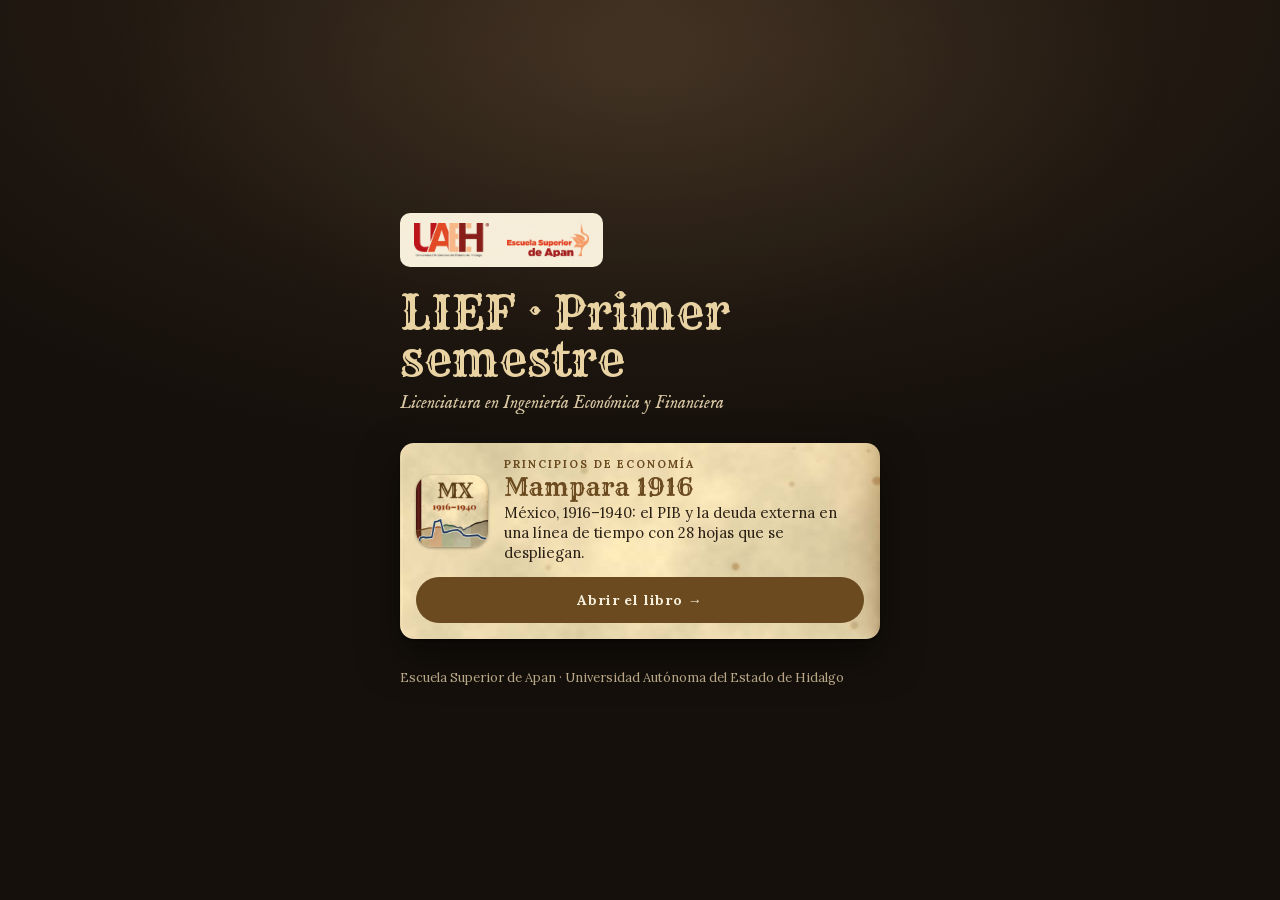
<file: index.html>
<!doctype html>
<html lang="es-MX">
<head>
<meta charset="utf-8">
<meta name="viewport" content="width=device-width, initial-scale=1, viewport-fit=cover">
<meta name="theme-color" content="#15100b">
<title>LIEF · Primer semestre</title>
<link rel="icon" type="image/png" href="mampara1916/img/iconos/icono-192.png">
<style>
@view-transition{navigation:auto}
@font-face{font-family:'Rye';src:url(mampara1916/fuentes/rye.woff2) format('woff2');font-display:swap}
@font-face{font-family:'IM Fell English';font-style:italic;src:url(mampara1916/fuentes/fell-italica.woff2) format('woff2');font-display:swap}
@font-face{font-family:'Lora';font-weight:400;src:url(mampara1916/fuentes/lora-400.woff2) format('woff2');font-display:swap}
@font-face{font-family:'Lora';font-weight:700;src:url(mampara1916/fuentes/lora-700.woff2) format('woff2');font-display:swap}
:root{--muro:#15100b;--hueso:#f6efdc;--tinta:#6b4a1f;--sepia:#2b2015}
*{box-sizing:border-box}
html{-webkit-text-size-adjust:100%}
body{margin:0;min-height:100vh;min-height:100dvh;display:grid;place-items:center;padding:max(20px,env(safe-area-inset-top)) max(16px,env(safe-area-inset-right)) max(20px,env(safe-area-inset-bottom)) max(16px,env(safe-area-inset-left));
  background:radial-gradient(110% 80% at 50% 0%,#33251a 0%,var(--muro) 65%) var(--muro);color:var(--hueso);font-family:'Lora',Georgia,serif}
main{width:min(100%,30rem)}
.logos{display:flex;align-items:center;gap:18px;padding:10px 14px;margin-bottom:22px;width:max-content;max-width:100%;background:var(--hueso);border-radius:10px}
.logos img{height:34px;width:auto;display:block}
h1{margin:0;font:400 clamp(2rem,9vw,2.9rem)/1.02 'Rye',Georgia,serif;color:#e9d3a3}
.sub{margin:.5rem 0 1.8rem;font:italic 400 1.1rem/1.3 'IM Fell English',Georgia,serif;color:#d8c7a3}
.trabajo{position:relative;display:grid;grid-template-columns:auto 1fr;gap:14px 16px;align-items:center;padding:16px;border-radius:14px;text-decoration:none;color:var(--sepia);overflow:hidden;
  background:#eedcb0 url(mampara1916/img/papel-hoja-0.jpg) center/cover;box-shadow:0 2px 3px rgba(0,0,0,.4),0 18px 40px rgba(0,0,0,.5);
  transform:translateY(var(--ty,0px));transition:transform .45s cubic-bezier(.22,1,.3,1),box-shadow .45s}
.trabajo::after{content:"";position:absolute;inset:0;pointer-events:none;border-radius:inherit;opacity:0;transition:opacity .4s;
  background:radial-gradient(60% 70% at var(--bx,30%) var(--by,20%),rgba(255,251,240,.3),rgba(255,251,240,0) 70%)}
.trabajo:active{transform:scale(.98)}
@media (hover:hover){.trabajo:hover{--ty:-3px;box-shadow:0 3px 4px rgba(0,0,0,.4),0 26px 50px rgba(0,0,0,.55)}.trabajo:hover::after{opacity:1}}
.trabajo:focus-visible{outline:3px solid #d6b06a;outline-offset:4px}
.trabajo img{width:72px;height:72px;border-radius:16px;display:block;box-shadow:0 1px 3px rgba(0,0,0,.4);view-transition-name:libro}
.trabajo small{display:block;font:700 .68rem/1 'Lora',Georgia,serif;letter-spacing:.18em;text-transform:uppercase;color:var(--tinta)}
.trabajo b{display:block;margin:.3rem 0 .2rem;font:400 1.5rem/1.05 'Rye',Georgia,serif;color:var(--tinta)}
.trabajo span{display:block;font-size:.92rem;line-height:1.35}
.trabajo i{grid-column:1 / -1;display:flex;align-items:center;justify-content:center;gap:8px;min-height:46px;border-radius:999px;background:var(--tinta);color:var(--hueso);font:700 .88rem/1 'Lora',Georgia,serif;font-style:normal;letter-spacing:.06em}
footer{margin-top:1.8rem;font-size:.8rem;line-height:1.5;color:#b9a888}
/* entrada: cada pieza llega a su lugar, una tras otra */
main > *{animation:llega .8s cubic-bezier(.22,1,.3,1) both}
main > :nth-child(2){animation-delay:.08s}main > :nth-child(3){animation-delay:.16s}main > :nth-child(4){animation-delay:.26s}main > :nth-child(5){animation-delay:.36s}
@keyframes llega{from{opacity:0;transform:translateY(14px);filter:blur(4px)}}
body::after{content:"";position:fixed;inset:0;pointer-events:none;background:radial-gradient(60% 45% at 50% 8%,rgba(255,214,150,.09),rgba(255,214,150,0) 70%)}
/* al entrar al libro, el ícono crece hasta volverse su portada (navegadores que lo permiten) */
::view-transition-group(libro){animation-duration:.75s;animation-timing-function:cubic-bezier(.3,.7,.2,1)}
@media (prefers-reduced-motion:reduce){main > *{animation:none}.trabajo{transition:none}::view-transition-group(*),::view-transition-old(*),::view-transition-new(*){animation:none!important}}
</style>
</head>
<body>
<main>
  <div class="logos"><img src="mampara1916/img/logo-uaeh.webp" alt="Universidad Autónoma del Estado de Hidalgo" width="75" height="34"><img src="mampara1916/img/logo-apan.webp" alt="Escuela Superior de Apan" width="83" height="34"></div>
  <h1>LIEF · Primer semestre</h1>
  <p class="sub">Licenciatura en Ingeniería Económica y Financiera</p>
  <a class="trabajo" href="mampara1916/">
    <img src="mampara1916/img/iconos/icono-192.png" alt="">
    <div><small>Principios de Economía</small><b>Mampara 1916</b><span>México, 1916–1940: el PIB y la deuda externa en una línea de tiempo con 28 hojas que se despliegan.</span></div>
    <i>Abrir el libro →</i>
  </a>
  <footer>Escuela Superior de Apan · Universidad Autónoma del Estado de Hidalgo</footer>
</main>
<script>
/* con ratón, la luz sigue al puntero sobre la tarjeta */
if (matchMedia('(hover: hover) and (pointer: fine)').matches && !matchMedia('(prefers-reduced-motion: reduce)').matches){
  const t = document.querySelector('.trabajo');
  t.addEventListener('pointermove', e => {
    const r = t.getBoundingClientRect(), x = (e.clientX - r.left) / r.width, y = (e.clientY - r.top) / r.height;
    t.style.setProperty('--bx', (x * 100).toFixed(1) + '%'); t.style.setProperty('--by', (y * 100).toFixed(1) + '%');
  });
}
</script>
</body>
</html>
</file>
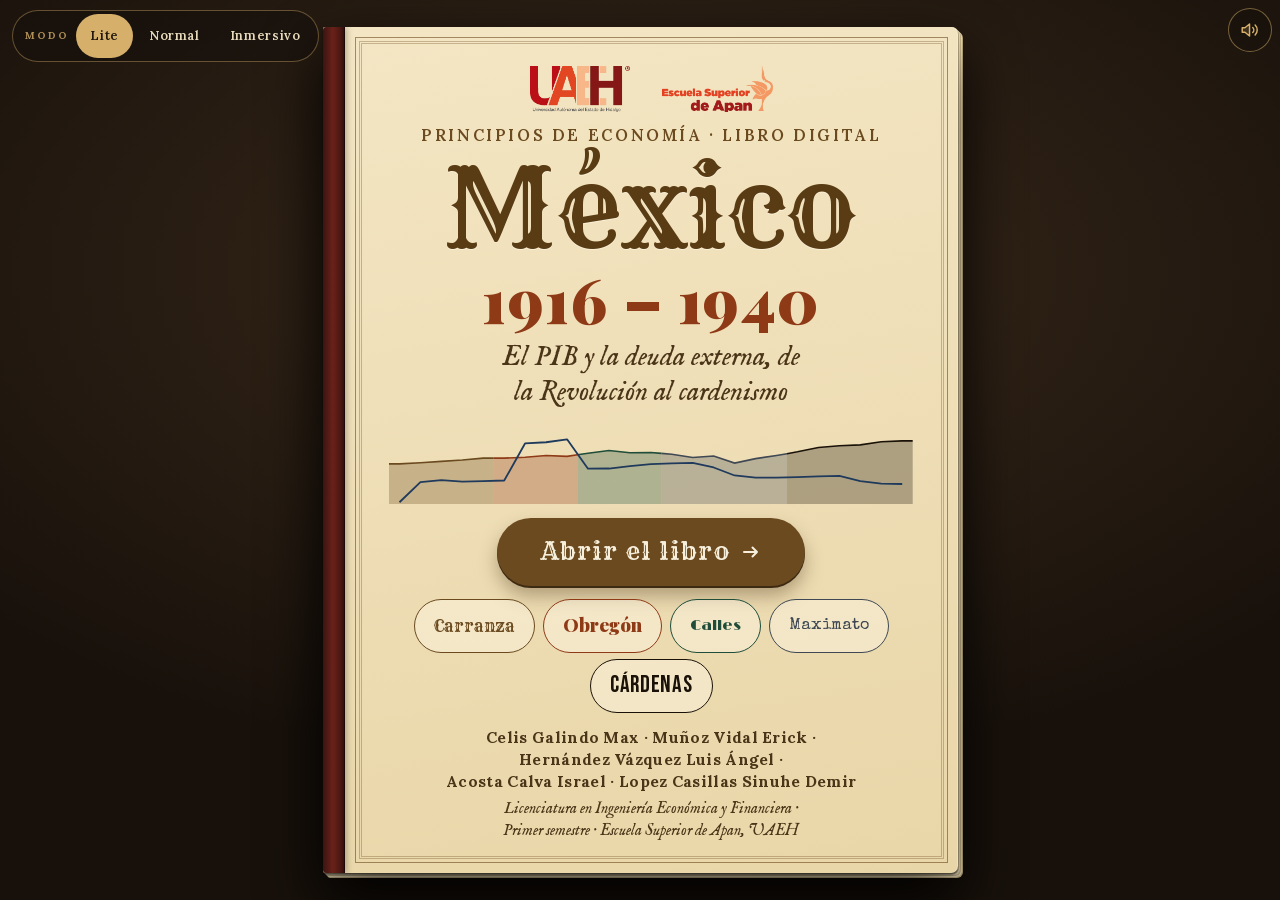
<file: mampara1916/index.html>
<!doctype html>
<html lang="es-MX">
<head>
<meta charset="utf-8">
<meta name="viewport" content="width=device-width, initial-scale=1, viewport-fit=cover">
<meta name="theme-color" content="#15100b">
<meta name="description" content="Libro digital: la economía de México de 1916 a 1940 (PIB y deuda externa) en una mampara interactiva.">
<meta name="mobile-web-app-capable" content="yes">
<meta name="apple-mobile-web-app-capable" content="yes">
<meta name="apple-mobile-web-app-status-bar-style" content="black-translucent">
<meta name="apple-mobile-web-app-title" content="Mampara 1916">
<title>Mampara 1916 · México 1916–1940</title>
<link rel="manifest" href="manifest.webmanifest">
<link rel="icon" type="image/png" sizes="32x32" href="img/iconos/icono-32.png">
<link rel="icon" type="image/png" sizes="64x64" href="img/iconos/icono-64.png">
<link rel="apple-touch-icon" href="img/iconos/apple-touch-icon-180.png">
<!-- las letras de la portada se piden de inmediato: la portada no se imprime hasta tenerlas (su papel lo pide la cabeza, fuera de lite) -->
<link rel="preload" as="font" type="font/woff2" href="fuentes/rye.woff2" crossorigin>
<link rel="preload" as="font" type="font/woff2" href="fuentes/playfair-900.woff2" crossorigin>
<link rel="preload" as="font" type="font/woff2" href="fuentes/fell-italica.woff2" crossorigin>
<link rel="preload" as="font" type="font/woff2" href="fuentes/lora-600.woff2" crossorigin>
<link rel="preload" as="font" type="font/woff2" href="fuentes/lora-400.woff2" crossorigin>
<link rel="preload" as="font" type="font/woff2" href="fuentes/lora-700.woff2" crossorigin>
<link rel="preload" as="font" type="font/woff2" href="fuentes/limelight.woff2" crossorigin>
<link rel="preload" as="font" type="font/woff2" href="fuentes/special-elite.woff2" crossorigin>
<link rel="preload" as="font" type="font/woff2" href="fuentes/bebas-neue.woff2" crossorigin>
<!-- en línea: la transición desde la portada del semestre (Chrome la decide antes de leer estilos.css), el color de fondo
     (sin destello blanco al cargar) y las tipografías (así la cabeza puede esperarlas desde el principio) -->
<style>@view-transition{navigation:auto}html{background:#15100b}
@font-face{font-family:'Rye';font-weight:400;font-style:normal;font-display:swap;src:url(fuentes/rye.woff2) format('woff2')}
@font-face{font-family:'IM Fell English';font-weight:400;font-style:normal;font-display:swap;src:url(fuentes/fell.woff2) format('woff2')}
@font-face{font-family:'IM Fell English';font-weight:400;font-style:italic;font-display:swap;src:url(fuentes/fell-italica.woff2) format('woff2')}
@font-face{font-family:'Playfair Display';font-weight:900;font-style:normal;font-display:swap;src:url(fuentes/playfair-900.woff2) format('woff2')}
@font-face{font-family:'Playfair Display';font-weight:700;font-style:italic;font-display:swap;src:url(fuentes/playfair-700-italica.woff2) format('woff2')}
@font-face{font-family:'Limelight';font-weight:400;font-style:normal;font-display:swap;src:url(fuentes/limelight.woff2) format('woff2')}
@font-face{font-family:'Special Elite';font-weight:400;font-style:normal;font-display:swap;src:url(fuentes/special-elite.woff2) format('woff2')}
@font-face{font-family:'Bebas Neue';font-weight:400;font-style:normal;font-display:swap;src:url(fuentes/bebas-neue.woff2) format('woff2')}
@font-face{font-family:'Lora';font-weight:400;font-style:normal;font-display:swap;src:url(fuentes/lora-400.woff2) format('woff2')}
@font-face{font-family:'Lora';font-weight:400;font-style:italic;font-display:swap;src:url(fuentes/lora-400-italica.woff2) format('woff2')}
@font-face{font-family:'Lora';font-weight:600;font-style:normal;font-display:swap;src:url(fuentes/lora-600.woff2) format('woff2')}
@font-face{font-family:'Lora';font-weight:700;font-style:normal;font-display:swap;src:url(fuentes/lora-700.woff2) format('woff2')}
</style>
<script>
/* el modo de la app: «lite» (carga rápido), «normal» o «inmersivo» (3D). Se recuerda; la primera vez,
   los equipos modestos o las conexiones lentas empiezan en «lite». Se decide antes de pintar nada. */
(function(){
  var d = document.documentElement, m = null;
  try { m = localStorage.getItem('mampara-modo'); } catch (e){}
  if (m !== 'lite' && m !== 'normal' && m !== 'inmersivo'){
    var c = navigator.connection || {}, t = c.effectiveType || '';
    m = (navigator.deviceMemory && navigator.deviceMemory <= 2) || (navigator.hardwareConcurrency && navigator.hardwareConcurrency <= 2) || c.saveData ||
        t === 'slow-2g' || t === '2g' || (t === '3g' && c.downlink > 0 && c.downlink < 1) ? 'lite' : 'normal';
    d.setAttribute('data-modo-auto', '');
  }
  d.setAttribute('data-modo', m);
  d.classList.add('js');
  if (m !== 'lite' && !location.hash){ var l = document.createElement('link'); l.rel = 'preload'; l.as = 'image'; l.href = 'img/papel-hoja-0.jpg'; document.head.appendChild(l); }
})();
/* la portada se imprime en cuanto están sus letras (a lo más 3.5 s), sin esperar al resto: así nada cambia de tipografía
   ni brinca. Si se llega desde la portada del semestre, la transición es la entrada. app.js escucha «tapaimpresa». */
(function(){
  var d = document.documentElement, hecho = false;
  function imprime(){
    if (hecho) return; hecho = true;
    d.classList.add('tapa-lista'); window.tapaImpresa = true; document.dispatchEvent(new Event('tapaimpresa'));
    setTimeout(function(){ d.classList.add('ya-entro'); }, 2300);
  }
  addEventListener('pagereveal', function(e){ if (e.viewTransition){ d.classList.add('llega-con-vt'); imprime(); } });
  var f = document.fonts, letras = ['1em Rye', '900 1em "Playfair Display"', 'italic 1em "IM Fell English"', '400 1em Lora', '600 1em Lora', '700 1em Lora', '1em Limelight', '1em "Special Elite"', '1em "Bebas Neue"'];
  if (!f || !f.load || !window.Promise){ addEventListener('DOMContentLoaded', imprime); return; }
  Promise.race([Promise.all(letras.map(function(x){ return f.load(x); })), new Promise(function(r){ setTimeout(r, 3500); })]).then(imprime, imprime);
})();
</script>
<link rel="stylesheet" href="estilos.css">
<script src="datos.js" defer></script>
<script src="sonido.js" defer></script>
<script src="app.js" defer></script>
<!-- piezas.js, fondos.js e inmersivo.js los pide app.js cuando hacen falta (según el modo) -->
</head>
<body>
<div class="app" id="app" lang="es-MX" data-estado="portada">

  <!-- ============ LA MAMPARA ============ -->
  <main class="sala" id="sala" aria-label="Mampara: línea de tiempo de 1916 a 1940. Desliza hacia los lados.">
    <div class="recorrido">
      <aside class="cedula" id="cedula">
        <div class="cedula__logos"><img src="img/logo-uaeh.webp" alt="UAEH" width="57" height="26"><img src="img/logo-apan.webp" alt="Escuela Superior de Apan" width="63" height="26"></div>
        <h2>Cómo leer la mampara</h2>
        <p class="cedula__sub">México, 1916–1940 · PIB y deuda externa</p>
        <div class="cedula__regla"></div>
        <ol>
          <li><svg viewBox="0 0 20 20"><circle cx="10" cy="10" r="5.5" fill="#6b4a1f"/></svg><span><b>PIB</b><small>miles de millones de pesos de 2013</small></span></li>
          <li><svg viewBox="0 0 20 20"><rect x="5.5" y="5.5" width="9" height="9" transform="rotate(45 10 10)" fill="#1f3a5c"/></svg><span><b>Deuda externa</b><small>millones de dólares</small></span></li>
          <li><svg viewBox="0 0 20 20" fill="none" stroke="#2b2015" stroke-width="1.6" stroke-linecap="round" stroke-linejoin="round"><path d="M3 10h13M12 6l4 4-4 4"/></svg><span>Desliza para recorrer los años</span></li>
          <li><svg viewBox="0 0 20 20" fill="none" stroke="#2b2015" stroke-width="1.5" stroke-linejoin="round"><rect x="5" y="3" width="10" height="14" rx="1"/><path d="M5 10h10" stroke-dasharray="2 1.6"/></svg><span>Toca una hoja para desplegarla</span></li>
          <li><svg viewBox="0 0 20 20" fill="none" stroke="#2b2015" stroke-width="1.5" stroke-linecap="round"><path d="M3 15h14M6 15v-3M10 15V8M14 15v-5"/></svg><span>Toca un año para ver sus indicadores</span></li>
        </ol>
        <p class="cedula__nota">El hilo punteado de cada hoja llega al dato de la gráfica que explica.</p>
        <button class="boton-linea" type="button" data-abre="instalar" hidden>Instalar en el celular</button>
      </aside>

      <div class="franja" id="franja">
        <img class="franja__papel" data-src="img/papel-franja.webp" alt="" decoding="async" draggable="false">
        <div class="periodos" id="periodos"></div>
        <div class="escenarios" id="escenarios" aria-hidden="true"></div>
        <svg class="lienzo" id="lienzo" aria-hidden="true"></svg>
        <div class="columna" id="columna" hidden></div>
        <div class="colgadas" id="colgadas"></div>
        <div class="eje" id="eje"></div>
      </div>

      <aside class="cedula cedula--fin">
        <h2>1940</h2>
        <p class="cedula__sub">Fin del recorrido</p>
        <button class="boton-tinta" id="alInicio" type="button">Volver a 1916</button>
        <button class="boton-linea" type="button" data-abre="creditos">Créditos y fuentes</button>
      </aside>
    </div>
  </main>

  <!-- ============ AMBIENTE: luz de sala, viñeta y grano (sólo decoración) ============ -->
  <div class="ambiente" aria-hidden="true"><div class="ambiente__luz" id="luz"></div></div>

  <!-- ============ MINIMAPA ============ -->
  <nav class="mapa" id="mapa" aria-label="Etapas">
    <button class="mapa__libro" id="aPortada" type="button" aria-label="Volver a la portada del libro">
      <svg viewBox="0 0 24 24" fill="none" stroke="currentColor" stroke-width="1.7" stroke-linejoin="round" stroke-linecap="round"><path d="M12 6.5C10 4.8 7 4.5 3.5 5v13c3.5-.5 6.5-.2 8.5 1.5 2-1.7 5-2 8.5-1.5V5C17 4.5 14 4.8 12 6.5zM12 6.5v13"/></svg>
    </button>
    <div class="mapa__tira" id="tira"></div>
    <button class="mapa__modo" id="modoBoton" type="button" aria-haspopup="true" aria-expanded="false" aria-controls="menuModo"><span class="modo-ico" aria-hidden="true"></span><span class="solo-lector">Modo de la app</span></button>
    <div class="mapa__lupa" id="lupaMapa" aria-hidden="true"><div class="mapa__lupa-tira" id="lupaTira"></div><span class="mapa__lupa-anio" id="lupaAnio"></span></div>
  </nav>

  <!-- sonido: gramófono de la sala (se recuerda la preferencia) -->
  <button class="sonido" id="sonido" type="button" data-sonido aria-pressed="true" aria-label="Silenciar">
    <svg viewBox="0 0 24 24" fill="none" stroke="currentColor" stroke-width="1.6" stroke-linecap="round" stroke-linejoin="round" aria-hidden="true">
      <path d="M3.5 9.5h3l5-4v13l-5-4h-3z" fill="currentColor" fill-opacity=".18"/>
      <path class="onda" d="M15 9.2a4 4 0 0 1 0 5.6"/><path class="onda" d="M17.6 6.6a7.6 7.6 0 0 1 0 10.8"/>
      <path class="tache" d="M15.5 9.5l5 5M20.5 9.5l-5 5"/>
    </svg>
  </button>

  <div class="ficha" id="ficha" hidden></div>
  <!-- modo de la app (desde el minimapa) -->
  <div class="menu-modo" id="menuModo" role="dialog" aria-label="Modo de la app" hidden>
    <p class="menu-modo__tit">Modo</p>
    <div class="modos modos--menu" role="group" aria-label="Modo de la app">
      <button type="button" data-modo="inmersivo" aria-pressed="false"><b>Inmersivo</b><span>3D, profundidad y más movimiento</span></button>
      <button type="button" data-modo="normal" aria-pressed="false"><b>Normal</b><span>La mampara animada, como siempre</span></button>
      <button type="button" data-modo="lite" aria-pressed="false"><b>Lite</b><span>Carga rápido: sin fondos animados ni música</span></button>
    </div>
  </div>
  <!-- aviso para instalar (sólo en la versión instalable) -->
  <div class="instala" id="instala" role="dialog" aria-label="Instalar la app" hidden>
    <img alt="" width="56" height="56">
    <div class="instala__txt"><b>Instala Mampara 1916</b><span>Se abre a pantalla completa y funciona sin internet.</span></div>
    <div class="instala__bot"><button class="instala__no" id="instalaNo" type="button">Ahora no</button><button class="instala__si" id="instalaSi" type="button">Instalar</button></div>
  </div>
  <div class="aviso" id="aviso" role="status" aria-live="polite"></div>

  <!-- ============ VISOR DE UNA HOJA ============ -->
  <div class="visor" id="visor" role="dialog" aria-modal="true" aria-label="Hoja desplegada" hidden>
    <div class="visor__velo" id="velo"></div>
    <canvas class="visor__escena" id="visorEscena" aria-hidden="true"></canvas>
    <div class="visor__rollo" id="rollo"><div class="visor__lienzo"><div class="visor__etapa" id="visorEtapa"></div><article class="hoja" id="hoja"></article></div></div>
    <div class="lupa" id="lupa" aria-hidden="true"></div>
    <div class="visor__sombra"></div>
    <button class="visor__cerrar" id="cerrar" type="button" aria-label="Cerrar la hoja y volver a la mampara">
      <svg class="ico" viewBox="0 0 20 20" fill="none" stroke="currentColor" stroke-width="2" stroke-linecap="round"><path d="M5 5l10 10M15 5L5 15"/></svg>
    </button>
    <div class="visor__nav">
      <button id="anterior" type="button" aria-label="Hoja anterior"><svg class="ico" viewBox="0 0 20 20" fill="none" stroke="currentColor" stroke-width="2" stroke-linecap="round" stroke-linejoin="round"><path d="M12.5 4.5L7 10l5.5 5.5"/></svg></button>
      <span id="cuenta" aria-live="polite">1 / 5</span>
      <button id="siguiente" type="button" aria-label="Hoja siguiente"><svg class="ico" viewBox="0 0 20 20" fill="none" stroke="currentColor" stroke-width="2" stroke-linecap="round" stroke-linejoin="round"><path d="M7.5 4.5L13 10l-5.5 5.5"/></svg></button>
    </div>
  </div>

  <!-- ============ PANEL (créditos, instalar) ============ -->
  <div class="panel" id="panel" role="dialog" aria-modal="true" aria-labelledby="panelTitulo" hidden>
    <div class="panel__hoja">
      <header><h2 id="panelTitulo"></h2>
        <button class="panel__cerrar" id="panelCerrar" type="button" aria-label="Cerrar">
          <svg viewBox="0 0 20 20" fill="none" stroke="currentColor" stroke-width="2" stroke-linecap="round"><path d="M5 5l10 10M15 5L5 15"/></svg>
        </button></header>
      <div class="panel__cuerpo" id="panelCuerpo"></div>
    </div>
  </div>

  <!-- ============ PORTADA DEL LIBRO ============ -->
  <div class="tapa" id="tapa">
    <div class="tapa__fondo"><canvas class="tapa__escena" id="tapaEscena" aria-hidden="true"></canvas></div>
    <!-- en pantallas anchas el modo va fuera del libro (arriba a la izquierda); en las angostas, dentro, bajo «Abrir el libro» -->
    <div class="modos modos--suelto" role="group" aria-label="Modo de la app">
      <span class="modos__tit" aria-hidden="true">Modo</span>
      <button type="button" data-modo="lite" aria-pressed="false" title="Carga rápido: sin fondos animados ni música">Lite</button>
      <button type="button" data-modo="normal" aria-pressed="false" title="La mampara animada, como siempre">Normal</button>
      <button type="button" data-modo="inmersivo" aria-pressed="false" title="3D, profundidad y más movimiento">Inmersivo</button>
    </div>
    <div class="tapa__libro" id="libro">
     <div class="tapa__cuerpo" id="cuerpoLibro">
      <div class="tapa__contra" aria-hidden="true"></div>
      <div class="tapa__paginas" aria-hidden="true"><div class="tapa__primera"><span>México</span><i></i><span>1916 – 1940</span></div></div>
      <div class="tapa__canto tapa__canto--der" aria-hidden="true"></div><div class="tapa__canto tapa__canto--arr" aria-hidden="true"></div><div class="tapa__canto tapa__canto--aba" aria-hidden="true"></div><div class="tapa__canto tapa__canto--lomo" aria-hidden="true"></div>
      <div class="tapa__tapa" id="tapaFrente">
      <div class="tapa__guarda" aria-hidden="true"></div>
      <div class="tapa__cubierta" data-k="0">
        <div class="tapa__brillo" aria-hidden="true"></div>
        <div class="tapa__logos"><img src="img/logo-uaeh.webp" alt="Universidad Autónoma del Estado de Hidalgo" width="369" height="168"><img src="img/logo-apan.webp" alt="Escuela Superior de Apan" width="408" height="168"></div>
        <div class="tapa__centro">
          <p class="tapa__ante">Principios de Economía · Libro digital</p>
          <h1 class="tapa__titulo"><span>México</span><span>1916 – 1940</span></h1>
          <p class="tapa__sub">El PIB y la deuda externa, de la Revolución al cardenismo</p>
        </div>
        <svg class="tapa__chispa" id="tapaChispa" viewBox="0 0 250 46" preserveAspectRatio="none" aria-hidden="true"><polygon points="0.0,46 0.0,22.9 5.0,22.9 15.0,22.3 25.0,21.5 35.0,20.7 45.0,19.6 50.0,19.6 50.0,46" fill="#6b4a1f" opacity=".3"/><polyline points="0.0,22.9 5.0,22.9 15.0,22.3 25.0,21.5 35.0,20.7 45.0,19.6 50.0,19.6" fill="none" stroke="#6b4a1f" stroke-width="1.6" vector-effect="non-scaling-stroke"/><polygon points="50.0,46 50.0,19.6 55.0,19.6 65.0,19.1 75.0,18.1 85.0,18.6 90.0,17.7 90.0,46" fill="#8f3a17" opacity=".3"/><polyline points="50.0,19.6 55.0,19.6 65.0,19.1 75.0,18.1 85.0,18.6 90.0,17.7" fill="none" stroke="#8f3a17" stroke-width="1.6" vector-effect="non-scaling-stroke"/><polygon points="90.0,46 90.0,17.7 95.0,16.8 105.0,15.2 115.0,16.5 125.0,16.4 130.0,16.9 130.0,46" fill="#1f4d39" opacity=".3"/><polyline points="90.0,17.7 95.0,16.8 105.0,15.2 115.0,16.5 125.0,16.4 130.0,16.9" fill="none" stroke="#1f4d39" stroke-width="1.6" vector-effect="non-scaling-stroke"/><polygon points="130.0,46 130.0,16.9 135.0,17.4 145.0,19.3 155.0,18.4 165.0,22.5 175.0,19.9 185.0,18.1 190.0,17.1 190.0,46" fill="#3f4853" opacity=".3"/><polyline points="130.0,16.9 135.0,17.4 145.0,19.3 155.0,18.4 165.0,22.5 175.0,19.9 185.0,18.1 190.0,17.1" fill="none" stroke="#3f4853" stroke-width="1.6" vector-effect="non-scaling-stroke"/><polygon points="190.0,46 190.0,17.1 195.0,16.0 205.0,13.5 215.0,12.5 225.0,12.0 235.0,10.2 245.0,9.7 250.0,9.7 250.0,46" fill="#1a1208" opacity=".3"/><polyline points="190.0,17.1 195.0,16.0 205.0,13.5 215.0,12.5 225.0,12.0 235.0,10.2 245.0,9.7 250.0,9.7" fill="none" stroke="#1a1208" stroke-width="1.6" vector-effect="non-scaling-stroke"/><polyline points="5.0,45.0 15.0,33.4 25.0,32.3 35.0,33.1 45.0,32.8 55.0,32.5 65.0,11.1 75.0,10.5 85.0,8.8 95.0,25.7 105.0,25.6 115.0,24.2 125.0,23.1 135.0,22.6 145.0,22.4 155.0,25.0 165.0,29.6 175.0,30.8 185.0,30.8 195.0,30.5 205.0,30.1 215.0,29.8 225.0,32.8 235.0,34.3 245.0,34.5" fill="none" stroke="#1f3a5c" stroke-width="1.8" stroke-linejoin="round" vector-effect="non-scaling-stroke"/></svg>
        <div class="tapa__acciones">
          <button class="tapa__abrir" id="abrir" type="button">Abrir el libro
            <svg viewBox="0 0 20 20" fill="none" stroke="currentColor" stroke-width="2" stroke-linecap="round" stroke-linejoin="round"><path d="M3 10h13M11.5 5.5L16 10l-4.5 4.5"/></svg>
          </button>
          <div class="modos modos--tapa" role="group" aria-label="Modo de la app">
            <button type="button" data-modo="lite" aria-pressed="false" title="Carga rápido: sin fondos animados ni música">Lite</button>
            <button type="button" data-modo="normal" aria-pressed="false" title="La mampara animada, como siempre">Normal</button>
            <button type="button" data-modo="inmersivo" aria-pressed="false" title="3D, profundidad y más movimiento">Inmersivo</button>
          </div>
          <ol class="tapa__indice" id="indice" aria-label="Ir a una etapa">
            <li><button type="button" data-k="0">Carranza</button></li>
            <li><button type="button" data-k="1">Obregón</button></li>
            <li><button type="button" data-k="2">Calles</button></li>
            <li><button type="button" data-k="3">Maximato</button></li>
            <li><button type="button" data-k="4">Cárdenas</button></li>
          </ol>
        </div>
        <p class="tapa__equipo">
          <b><span>Celis Galindo Max</span> · <span>Muñoz Vidal Erick</span> · <span>Hernández Vázquez Luis Ángel</span> · <span>Acosta Calva Israel</span> · <span>Lopez Casillas Sinuhe Demir</span></b>
          <i>Licenciatura en Ingeniería Económica y Financiera · Primer semestre · Escuela Superior de Apan, UAEH</i>
          <button class="tapa__creditos" type="button" data-abre="creditos">Créditos y fuentes</button>
        </p>
      </div>
      </div>
     </div>
    </div>
  </div>

  <!-- polvo en la luz de la sala -->
  <canvas class="polvo" id="polvo" aria-hidden="true"></canvas>
</div>

</body>
</html>
</file>
<file: mampara1916/estilos.css>
/* el contenido nunca queda debajo de la muesca ni de la barra de inicio */
:root{padding:env(safe-area-inset-top) env(safe-area-inset-right) env(safe-area-inset-bottom) env(safe-area-inset-left);background:#15100b}
html{box-sizing:border-box}
/* =====================================================================
   LIBRO DIGITAL · MAMPARA 1916–1940 (boceto)
   Estructura:  .app > .sala (franja con scroll horizontal) + .mapa (minimapa)
                .visor (hoja desplegada)   .tapa (portada del libro)
   Las medidas de la franja las calcula medir() en JS y las deja en variables
   CSS (--yw ancho de un año, --hh cabecera, --cb banda de hojas, --gb gráfica…).
   ===================================================================== */
:root{
  --muro:#15100b; --muro-2:#221810; --muro-3:#3a2a1c;
  --hueso:#f6efdc; --hueso-2:#e9dcbd; --sepia:#2b2015;
  --oro:#d6b06a; --oro-2:#9c7a3c;
  --azul:#1f3a5c; --sangre:#7a0f10; --petroleo:#0d0a06;
  --sombra:0 1px 1px rgba(0,0,0,.28),0 8px 18px rgba(0,0,0,.34);
  --f-cuerpo:'Lora',Georgia,'Times New Roman',serif;
  --suave:cubic-bezier(.22,1,.3,1);
}
html,body{height:100%;margin:0}
html{-webkit-text-size-adjust:100%;text-size-adjust:100%}
body{background:var(--muro);color:var(--hueso);font-family:var(--f-cuerpo);overflow:hidden;overscroll-behavior:none}
*,*::before,*::after{box-sizing:border-box}
button{font:inherit;color:inherit;background:none;border:0;padding:0;margin:0;cursor:pointer;-webkit-tap-highlight-color:transparent;touch-action:manipulation}
button:focus-visible{outline:3px solid var(--oro);outline-offset:3px}
h1,h2,h3,p,figure,ol{margin:0;padding:0}
[hidden]{display:none!important}

/* ---- una tinta, un papel y una tipografía por etapa ---- */
[data-k="0"]{--tinta:#6b4a1f;--papel:#eedcb0;--papel-img:url(img/papel-hoja-0.jpg);--f-tit:'Rye',Georgia,serif;--f-txt:'IM Fell English',Georgia,serif;--peso:400;--esc:.86;--esc-p:.9;--txt-estilo:italic;--espacio:0}
[data-k="1"]{--tinta:#8f3a17;--papel:#f0dfc3;--papel-img:url(img/papel-hoja-1.jpg);--f-tit:'Playfair Display',Georgia,serif;--f-txt:'Playfair Display',Georgia,serif;--peso:900;--esc:.98;--esc-p:1;--txt-estilo:italic;--espacio:0}
[data-k="2"]{--tinta:#1f4d39;--papel:#e1e4c7;--papel-img:url(img/papel-hoja-2.jpg);--f-tit:'Limelight',Georgia,serif;--f-txt:'Limelight',Georgia,serif;--peso:400;--esc:.8;--esc-p:.88;--txt-estilo:normal;--espacio:0}
[data-k="3"]{--tinta:#3f4853;--papel:#dddbd0;--papel-img:url(img/papel-hoja-3.jpg);--f-tit:'Special Elite','Courier New',monospace;--f-txt:'Special Elite','Courier New',monospace;--peso:400;--esc:.84;--esc-p:.88;--txt-estilo:normal;--espacio:0}
[data-k="4"]{--tinta:#1a1208;--papel:#e2cfa3;--papel-img:url(img/papel-hoja-4.jpg);--f-tit:'Bebas Neue','Arial Narrow',sans-serif;--f-txt:'Bebas Neue','Arial Narrow',sans-serif;--peso:400;--esc:1.24;--esc-p:1.3;--txt-estilo:normal;--espacio:.03em}

/* ================================ APP ================================ */
.app{position:relative;height:100%;display:grid;grid-template-rows:minmax(0,1fr) auto;overflow:hidden;
  background:radial-gradient(120% 80% at 50% 0%,#2c2015 0%,var(--muro) 62%);user-select:none;-webkit-user-select:none;-webkit-touch-callout:none}

/* ================================ SALA ================================ */
.sala{position:relative;min-width:0;overflow-x:auto;overflow-y:hidden;overscroll-behavior:contain;-webkit-overflow-scrolling:touch;touch-action:pan-x;scrollbar-width:none;cursor:grab}
.sala::-webkit-scrollbar{display:none}
.sala.arrastra{cursor:grabbing}
.recorrido{display:flex;align-items:stretch;height:100%;width:max-content;padding:0 18px}

/* cédulas de museo en el muro, a los lados de la franja */
.cedula{flex:none;align-self:center;width:clamp(228px,calc(var(--vw,360px)*.7),292px);max-height:calc(100% - 20px);overflow:auto;margin-right:20px;padding:16px 16px 14px;
  background:linear-gradient(180deg,#fbf6e8,#efe5cb);color:var(--sepia);border-radius:3px;box-shadow:var(--sombra);cursor:default}
.cedula__logos{display:flex;align-items:center;gap:12px;margin-bottom:10px}
.cedula__logos img{height:26px;width:auto;display:block}
.cedula h2{font:400 1.32rem/1.05 'Rye',Georgia,serif;color:#6b4a1f}
.cedula__sub{margin-top:3px;font:italic 400 .86rem/1.25 'IM Fell English',Georgia,serif;color:#5b4526}
.cedula__regla{height:1px;background:#6b4a1f;opacity:.35;margin:10px 0}
.cedula ol{list-style:none;display:grid;gap:7px;font-size:.8rem;line-height:1.3}
.cedula li{display:grid;grid-template-columns:20px 1fr;gap:8px;align-items:start}
.cedula li svg{width:20px;height:20px;display:block}
.cedula b{font-weight:700}
.cedula small{display:block;font-size:.7rem;line-height:1.3;opacity:.75}
.cedula__nota{margin-top:10px;padding-top:9px;border-top:1px dashed rgba(107,74,31,.45);font-size:.7rem;line-height:1.35;color:#5b4526}
.cedula--fin{margin:0 0 0 20px;width:clamp(200px,calc(var(--vw,360px)*.56),250px);text-align:center}
.cedula--fin h2{font-size:1.15rem}
.boton-tinta{display:inline-flex;align-items:center;justify-content:center;gap:8px;min-height:44px;margin-top:12px;padding:0 18px;border-radius:999px;background:#6b4a1f;color:var(--hueso);font:600 .82rem/1 var(--f-cuerpo);letter-spacing:.06em}
.boton-linea{display:inline-flex;align-items:center;justify-content:center;min-height:44px;margin-top:8px;padding:0 16px;border-radius:999px;border:1px solid #6b4a1f;color:#6b4a1f;font:600 .78rem/1 var(--f-cuerpo);letter-spacing:.05em}
.cedula .boton-linea{width:100%}
.app[data-bajo] .cedula{padding:10px 12px;font-size:.92em}
.app[data-bajo] .cedula .boton-linea{min-height:36px;margin-top:6px}
.app[data-bajo] .cedula ol{gap:4px}
.app[data-bajo] .cedula__nota,.app[data-bajo] .cedula small{display:none}

/* la franja: 25 años × --yw */
.franja{position:relative;flex:none;width:calc(var(--yw)*25);height:100%;
  background:linear-gradient(90deg,#eedcb0 0 20%,#f0dfc3 20% 36%,#e1e4c7 36% 52%,#dddbd0 52% 76%,#e2cfa3 76%);
  box-shadow:0 0 0 1px rgba(0,0,0,.5),0 0 46px rgba(0,0,0,.7)}
.franja__papel{position:absolute;inset:0;width:100%;height:100%;object-fit:fill;pointer-events:none}
.franja::after{content:"";position:absolute;inset:0;pointer-events:none;
  background:linear-gradient(180deg,rgba(40,24,8,.2),transparent 12%,transparent 86%,rgba(40,24,8,.2))}

.periodos{position:absolute;inset:0;display:flex;pointer-events:none}
.periodo{position:relative;flex:none;width:calc(var(--yw)*var(--n))}
.cab{display:flex;align-items:flex-start;gap:10px;height:var(--hh);padding:var(--cab-pad) 12px 0 14px;color:var(--tinta)}
.cab__carril{flex:1;min-width:0}
.cab__txt{position:sticky;left:14px;width:max-content;max-width:min(100%,calc(var(--vw) - 28px))}
.cab__txt h2{font:var(--peso) calc(var(--tit)*var(--esc))/1 var(--f-tit);letter-spacing:var(--espacio);white-space:nowrap;text-shadow:0 1px 0 rgba(255,250,235,.5)}
.cab__sub{margin-top:calc(var(--tit)*.14);font-size:max(11px,calc(var(--tit)*.4));line-height:1.15;white-space:nowrap;overflow:hidden;text-overflow:ellipsis}
.cab__sub b{font:var(--peso) 1em/1 var(--f-tit);letter-spacing:.04em}
.cab__sub i{font-family:var(--f-txt);font-style:var(--txt-estilo);opacity:.92}
.cab__ley{display:flex;gap:10px;align-items:center;margin-top:calc(var(--tit)*.2);font:600 max(10px,calc(var(--tit)*.33))/1 var(--f-cuerpo);letter-spacing:.04em;color:var(--sepia);opacity:.82}
.cab__ley span{display:inline-flex;align-items:center;gap:5px}
.ley-pib{width:.72em;height:.72em;border-radius:50%;background:var(--tinta)}
.ley-deu{width:.66em;height:.66em;background:var(--azul);transform:rotate(45deg)}
.cab__ico{display:flex;gap:calc(var(--ico)*.12);flex:none}
.cab__ico svg{width:var(--ico);height:var(--ico);display:block;overflow:visible}
.app[data-bajo] .cab__ley{display:none}

.lienzo{position:absolute;inset:0;width:100%;height:100%;pointer-events:none;overflow:visible}
.lienzo text{font-family:var(--f-cuerpo);font-weight:700}
.lienzo .v-pib{paint-order:stroke;stroke:#f6efdc;stroke-width:3.2px;stroke-linejoin:round;stroke-opacity:.86}
.lienzo .nota{font-weight:400;font-style:italic;paint-order:stroke;stroke:#f6efdc;stroke-width:3px;stroke-linejoin:round;stroke-opacity:.8}
/* cada etapa «cobra vida» cuando entra en pantalla */
.per .linea{stroke-dasharray:1 1;stroke-dashoffset:1;transition:stroke-dashoffset 1.3s ease-out}
.per .lavado,.per .deco{opacity:0;transition:opacity 1s ease-out .15s}
.per .punto,.per .hilo{opacity:0;transition:opacity .5s ease-out calc(var(--i,0)*90ms + .45s)}
.per.vivo .linea{stroke-dashoffset:0}
.per.vivo .lavado,.per.vivo .deco,.per.vivo .punto,.per.vivo .hilo{opacity:1}
.anillo{transform-box:fill-box;transform-origin:center}
.anillo.pulso{animation:pulso 1.3s var(--suave) 1}
@keyframes pulso{0%{transform:scale(1);stroke-width:2.4}45%{transform:scale(2.3);stroke-width:1}100%{transform:scale(1)}}

.columna{position:absolute;top:var(--hh);bottom:0;width:var(--yw);pointer-events:none;transform-origin:50% 100%;background:linear-gradient(180deg,rgba(255,252,240,0),rgba(255,252,240,.34) 30%,rgba(255,252,240,.34));
  border-left:1px dashed rgba(43,32,21,.4);border-right:1px dashed rgba(43,32,21,.4)}

/* hojas colgadas (portadas) */
.colgadas{position:absolute;inset:0;pointer-events:none}
.hoja-mini{position:absolute;width:var(--cw);height:var(--ch);pointer-events:auto;transform:translateY(-16px) rotate(var(--rot)) scale(.94);opacity:0;
  transition:transform .6s var(--suave) calc(var(--i,0)*80ms + .2s),opacity .4s ease-out calc(var(--i,0)*80ms + .2s);border-radius:2px}
.hoja-mini.vivo{transform:rotate(var(--rot));opacity:1}
.hoja-mini::before{content:"";position:absolute;inset:0;border:1.5px dashed var(--tinta);border-radius:3px;opacity:.5;
  background:linear-gradient(var(--tinta),var(--tinta)) 14% 10%/24% 12% no-repeat,linear-gradient(var(--tinta),var(--tinta)) 86% 10%/24% 12% no-repeat,
             linear-gradient(var(--tinta),var(--tinta)) 14% 90%/24% 12% no-repeat,linear-gradient(var(--tinta),var(--tinta)) 86% 90%/24% 12% no-repeat;
  background-color:rgba(255,252,240,.25)}
.hoja-mini.pendiente{background:var(--papel);box-shadow:0 1px 2px rgba(40,22,6,.18)}
.hoja-mini.pendiente::before{opacity:.6}
.hoja-mini .portada{box-shadow:0 1px 1px rgba(0,0,0,.3),0 7px 14px rgba(40,22,6,.36);transition:box-shadow .25s,transform .25s var(--suave)}
.hoja-mini .clip{position:absolute;left:50%;top:-5%;width:17%;height:10%;min-height:9px;transform:translateX(-50%);border-radius:2px 2px 4px 4px;z-index:2;
  background:linear-gradient(180deg,#5a5a5e,#1b1b1d 60%,#3a3a3d);box-shadow:0 1px 2px rgba(0,0,0,.5)}
.hoja-mini .clip::after{content:"";position:absolute;left:22%;right:22%;top:-45%;height:60%;border:1.5px solid #9a9a9e;border-bottom:0;border-radius:6px 6px 0 0}
@media (hover:hover){.hoja-mini:not(.pendiente):hover .portada{transform:translateY(-3px) scale(1.035);box-shadow:0 2px 2px rgba(0,0,0,.3),0 14px 24px rgba(40,22,6,.42)}}
.hoja-mini:active .portada{transform:scale(.97)}
.hoja-mini.levantada .portada{visibility:hidden}
.hoja-mini.asienta .portada{animation:asienta .5s var(--suave)}
@keyframes asienta{from{transform:translateY(-10px) scale(1.08)}to{transform:none}}
.hoja-mini.pendiente{display:grid;border-radius:3px;align-content:center;justify-items:center;gap:calc(var(--ch)*.035);padding:calc(var(--ch)*.2) calc(var(--cw)*.08);color:var(--tinta);text-align:center;cursor:default}
.pend__anio{font:var(--peso) calc(var(--cw)*.1*var(--esc-p))/1 var(--f-tit);opacity:.85}
.pend__titulo{font:var(--peso) calc(var(--cw)*.092*var(--esc-p))/1.1 var(--f-tit);letter-spacing:var(--espacio);opacity:.8;text-wrap:balance}
.pend__nota{font:italic 400 max(8.5px,calc(var(--cw)*.072))/1 var(--f-cuerpo);letter-spacing:.06em;color:var(--sepia);opacity:.6}
.app[data-mini="chica"] .pend__titulo,.app[data-mini="chica"] .pend__nota{display:none}
.app[data-mini="chica"] .pend__anio{font-size:max(10px,calc(var(--cw)*.15*var(--esc-p)))}

/* portada de una hoja: el mismo componente en la mampara (chica) y en el visor (grande) */
.portada{container-type:inline-size;position:relative;display:block;width:100%;aspect-ratio:773/1000;background:var(--papel) var(--papel-img) center/100% 100%;color:var(--tinta);border-radius:2px;overflow:hidden}
.portada__cara{position:absolute;inset:0;display:flex;flex-direction:column;padding:7cqw 6.5cqw 5.4cqw}
.portada__cara::before{content:"";position:absolute;inset:2.6cqw;border:max(1px,.45cqw) solid var(--tinta);opacity:.4;pointer-events:none}
.portada__anio{align-self:flex-start;position:relative;z-index:1;margin:0 0 -3.4cqw 3cqw;padding:1cqw 3cqw 1.1cqw;background:var(--tinta);color:var(--hueso);font:var(--peso) calc(6cqw*var(--esc-p))/1.1 var(--f-tit);letter-spacing:.04em;white-space:nowrap}
.portada__marco{flex:1;min-height:0;position:relative;padding:2.4cqw;background:rgba(255,253,244,.6);border:max(1px,.5cqw) solid var(--tinta)}
.portada__marco img{display:block;width:100%;height:100%;-webkit-user-drag:none}
.portada__titulo{margin-top:3.4cqw;padding:2.5cqw 1cqw 2.2cqw;border-top:max(1px,.45cqw) solid var(--tinta);border-bottom:max(1px,.45cqw) solid var(--tinta);text-align:center;
  font:var(--peso) calc(10.4cqw*var(--esc-p))/1.08 var(--f-tit);letter-spacing:var(--espacio);text-wrap:balance}
.portada__pie{display:none;margin-top:2.2cqw;font:italic 400 max(9.5px,2.9cqw)/1.25 var(--f-cuerpo);text-align:center;color:#3b2d1c;opacity:.85;text-wrap:balance}
.visor .portada__pie{display:block}
.app[data-mini="chica"] .hoja-mini .portada__titulo{display:none}
.app[data-mini="chica"] .hoja-mini .portada__cara{padding:7cqw 6cqw 6cqw}
.app[data-mini="chica"] .hoja-mini .portada__anio{font-size:max(9px,calc(9cqw*var(--esc-p)))}

/* eje de años */
.eje{position:absolute;left:0;right:0;bottom:0;height:var(--ah);display:flex;border-top:1.5px solid rgba(58,42,24,.75);background:linear-gradient(180deg,rgba(58,42,24,.14),rgba(58,42,24,.05))}
.eje button{position:relative;flex:none;width:var(--yw);height:100%;color:var(--tinta);font:var(--peso) calc(var(--anio)*var(--esc))/1 var(--f-tit);letter-spacing:.03em;display:grid;place-items:center;padding-top:4px}
.eje button::before{content:"";position:absolute;left:50%;top:0;width:1.5px;height:7px;background:currentColor}
.eje button[aria-expanded="true"]{background:var(--tinta);color:var(--hueso)}

/* ============================== MINIMAPA ============================== */
.mapa{position:relative;z-index:5;display:flex;align-items:stretch;gap:8px;padding:6px 10px;background:linear-gradient(180deg,#2d2016,#1a120b);border-top:1px solid #47331f;box-shadow:0 -8px 20px rgba(0,0,0,.35)}
.mapa__libro{flex:none;width:44px;min-height:44px;border-radius:8px;display:grid;place-items:center;color:var(--oro);border:1px solid rgba(214,176,106,.4)}
.mapa__libro svg{width:22px;height:22px}
.mapa__tira{position:relative;flex:1;min-width:0;height:46px;display:flex;border-radius:6px;overflow:hidden;touch-action:none;cursor:pointer;box-shadow:inset 0 0 0 1px rgba(0,0,0,.5)}
.mapa__etapa{position:relative;flex:var(--n) 1 0;min-width:0;background:var(--papel);color:var(--tinta);display:flex;justify-content:center;padding-top:6px;overflow:hidden}
.mapa__etapa + .mapa__etapa{box-shadow:inset 1px 0 0 rgba(0,0,0,.28)}
.mapa__etapa span{position:relative;z-index:1;font:var(--peso) calc(clamp(9.5px,calc(var(--vw)*.03),13.5px)*var(--esc))/1 var(--f-tit);letter-spacing:var(--espacio);white-space:nowrap}
.mapa__chispa{position:absolute;left:0;right:0;bottom:0;width:100%;height:58%;pointer-events:none;opacity:.9}
.mapa__ventana{position:absolute;top:0;bottom:0;border:2px solid var(--oro);border-radius:5px;box-shadow:0 0 0 999px rgba(18,11,5,.5);pointer-events:none}
.app[data-bajo] .mapa{padding:4px 10px}
.app[data-bajo] .mapa__tira{height:34px}
.app[data-bajo] .mapa__libro{min-height:34px}
.app[data-bajo] .mapa__etapa{padding-top:4px}

/* ficha de un año */
.ficha{position:absolute;z-index:6;width:min(250px,calc(100% - 20px));padding:12px 14px 11px;background:linear-gradient(180deg,#fbf6e8,#efe5cb);color:var(--sepia);border-radius:5px;box-shadow:var(--sombra);transform-origin:0 0}
@keyframes sube{from{opacity:0;transform:translateY(8px)}to{opacity:1;transform:none}}
.ficha h3{display:flex;justify-content:space-between;align-items:baseline;gap:10px;font:var(--peso) calc(1.5rem*var(--esc))/1 var(--f-tit);color:var(--tinta);padding-bottom:7px;border-bottom:1px solid rgba(43,32,21,.25);margin-bottom:6px}
.ficha h3 small{font:italic 400 .74rem/1 var(--f-cuerpo);color:var(--sepia);opacity:.75}
.ficha dl{margin:0;display:grid;grid-template-columns:auto 1fr;gap:4px 12px;font-size:.82rem;line-height:1.25}
.ficha dt{opacity:.72}
.ficha dd{margin:0;text-align:right;font-weight:700;font-variant-numeric:tabular-nums}
.ficha dd small{font-weight:400;opacity:.75}
.ficha .sube{color:#1f4d39}.ficha .baja{color:var(--sangre)}
.ficha p{margin-top:7px;font-size:.66rem;line-height:1.3;opacity:.65}

.aviso{position:absolute;z-index:7;left:50%;bottom:76px;transform:translate(-50%,14px);max-width:calc(100% - 32px);padding:10px 16px;border-radius:999px;background:rgba(246,239,220,.97);color:var(--sepia);
  font:600 .8rem/1.25 var(--f-cuerpo);text-align:center;box-shadow:var(--sombra);opacity:0;pointer-events:none;transition:opacity .25s,transform .25s var(--suave)}
.aviso.ver{opacity:1;transform:translate(-50%,0)}
.aviso.accion{pointer-events:auto;display:flex;align-items:center;gap:12px;padding:6px 6px 6px 18px;z-index:60}
.aviso button{min-height:40px;padding:0 16px;border-radius:999px;background:#6b4a1f;color:var(--hueso);font:700 .78rem/1 var(--f-cuerpo);letter-spacing:.05em}

/* aviso para instalar la app */
.instala{position:absolute;z-index:45;left:50%;bottom:12px;width:min(calc(100% - 24px),27rem);display:grid;grid-template-columns:auto 1fr;gap:10px 14px;align-items:center;padding:14px;
  background:linear-gradient(180deg,#fbf6e8,#efe5cb);color:var(--sepia);border-radius:14px;box-shadow:0 2px 3px rgba(0,0,0,.4),0 18px 40px rgba(0,0,0,.55);
  transform:translate(-50%,calc(100% + 24px));transition:transform .5s var(--suave)}
.instala.ver{transform:translate(-50%,0)}
.instala img{width:56px;height:56px;border-radius:13px;display:block;box-shadow:0 1px 3px rgba(0,0,0,.35)}
.instala__txt{display:grid;gap:3px;min-width:0}
.instala__txt b{font:400 1.12rem/1.1 'Rye',Georgia,serif;color:#6b4a1f}
.instala__txt span{font-size:.84rem;line-height:1.3}
.instala__bot{grid-column:1 / -1;display:flex;gap:8px}
.instala__bot button{flex:1;min-height:46px;border-radius:999px;font:700 .86rem/1 var(--f-cuerpo);letter-spacing:.05em}
.instala__no{border:1px solid rgba(107,74,31,.55);color:#6b4a1f}
.instala__si{background:#6b4a1f;color:var(--hueso);box-shadow:0 2px 0 #3d2a12}
@media (orientation:landscape) and (max-height:540px){
  .instala{width:min(calc(100% - 24px),40rem);grid-template-columns:auto 1fr auto;padding:10px 12px}
  .instala img{width:44px;height:44px;border-radius:10px}
  .instala__bot{grid-column:auto}
  .instala__bot button{flex:none;min-height:44px;padding:0 18px}
}

/* panel de créditos e instalación */
.panel{position:absolute;inset:0;z-index:50;display:grid;grid-template:minmax(0,1fr) / minmax(0,1fr);place-items:center;padding:clamp(10px,3vmin,28px);background:rgba(12,8,4,0);transition:background-color .3s}
.panel.visible{background:rgba(12,8,4,.82)}
.panel__hoja{display:flex;flex-direction:column;width:min(100%,34rem);max-height:100%;background:var(--papel,#eedcb0) url(img/papel-hoja-0.jpg) center/cover;color:var(--sepia);border-radius:4px;box-shadow:0 2px 3px rgba(0,0,0,.4),0 24px 50px rgba(0,0,0,.55);
  opacity:0;transform:translateY(18px) scale(.98);transition:opacity .25s,transform .35s var(--suave)}
.panel.visible .panel__hoja{opacity:1;transform:none}
.panel__hoja header{display:flex;align-items:center;justify-content:space-between;gap:12px;padding:14px 12px 10px 20px;border-bottom:1px solid rgba(107,74,31,.4)}
.panel__hoja h2{font:400 clamp(1.3rem,5.6vw,1.7rem)/1.05 'Rye',Georgia,serif;color:#6b4a1f}
.panel__cerrar{flex:none;width:44px;height:44px;border-radius:50%;display:grid;place-items:center;color:var(--sepia)}
.panel__cerrar svg{width:20px;height:20px}
.panel__cuerpo{overflow-y:auto;overscroll-behavior:contain;-webkit-overflow-scrolling:touch;padding:4px 20px 22px;font-size:.95rem;line-height:1.5;user-select:text;-webkit-user-select:text}
.panel__cuerpo h3{margin:1.3em 0 .45em;padding-bottom:.4em;border-bottom:1px solid rgba(43,32,21,.25);font:700 .72rem/1 var(--f-cuerpo);letter-spacing:.18em;text-transform:uppercase;color:#6b4a1f}
.panel__cuerpo p + p{margin-top:.5em}
.panel__cuerpo .menor{font-size:.86em;line-height:1.45;opacity:.85}
.panel__cuerpo ul{list-style:none;display:grid;gap:.35em;font-size:.9em;line-height:1.35}
.panel__cuerpo ul li{position:relative;padding-left:1.1em}
.panel__cuerpo ul li::before{content:"";position:absolute;left:.2em;top:.55em;width:.34em;height:.34em;border-radius:50%;background:#6b4a1f}
.panel__cuerpo .fotos{list-style:none;display:grid;gap:.6em;margin-top:.7em}
.panel__cuerpo .fotos li{display:grid;gap:.1em;padding-left:.7em;border-left:3px solid var(--tinta)}
.panel__cuerpo .fotos b{font:var(--peso) calc(1em*var(--esc-p))/1.15 var(--f-tit);letter-spacing:var(--espacio);color:var(--tinta)}
.panel__cuerpo .fotos span{font-size:.82em;line-height:1.35;opacity:.88}
.panel__cuerpo a{color:var(--azul);text-underline-offset:2px}
.panel__cuerpo .pasos{margin:0;padding-left:1.4em;display:grid;gap:.3em}

/* =============================== VISOR =============================== */
.visor{position:absolute;inset:0;z-index:20}
.visor__velo{position:absolute;inset:0;background:radial-gradient(90% 70% at 50% 35%,rgba(52,35,18,.84),rgba(10,7,3,.95));opacity:0;transition:opacity .4s ease}
.visor__velo{--tono:inherit}
.visor__velo::after{--tono:inherit;content:"";position:absolute;inset:0;background:radial-gradient(70% 55% at 50% 38%,color-mix(in srgb,var(--tono) 40%,transparent),transparent 72%);opacity:.5}
.visor.visible .visor__velo{opacity:1}
.visor__rollo{position:absolute;inset:0;overflow-x:hidden;overflow-y:auto;overscroll-behavior:contain;-webkit-overflow-scrolling:touch;touch-action:pan-y;padding:10px 16px 92px}
.visor__lienzo{margin:0 auto;width:min(100%,34rem)}
.visor__etapa{height:44px;margin-bottom:6px;padding-right:52px;line-height:44px!important;color:var(--hueso-2);font:var(--peso) calc(1.02rem*var(--esc))/1 var(--f-tit);letter-spacing:var(--espacio);
  white-space:nowrap;overflow:hidden;text-overflow:ellipsis;opacity:0;transition:opacity .4s .2s}
.visor.visible .visor__etapa{opacity:.92}
.visor__sombra{position:absolute;left:0;right:0;bottom:0;height:104px;background:linear-gradient(180deg,rgba(12,8,4,0),rgba(12,8,4,.9) 62%);pointer-events:none;opacity:0;transition:opacity .3s .15s}
.visor.visible .visor__sombra{opacity:1}
.visor[data-modo="lado"] .visor__sombra{display:none}
.visor__cerrar{position:absolute;z-index:3;top:10px;right:12px;width:44px;height:44px;border-radius:50%;background:var(--hueso);color:var(--sepia);box-shadow:var(--sombra);display:grid;place-items:center;opacity:0;transition:opacity .3s .15s}
.visor__nav{position:absolute;z-index:3;left:50%;bottom:14px;transform:translateX(-50%);display:flex;align-items:center;gap:2px;padding:4px;border-radius:999px;background:rgba(246,239,220,.97);color:var(--sepia);box-shadow:var(--sombra);opacity:0;transition:opacity .3s .15s}
.visor.visible .visor__cerrar,.visor.visible .visor__nav{opacity:1}
.visor__nav button{width:44px;height:44px;border-radius:50%;display:grid;place-items:center}
.visor__nav button:disabled{opacity:.28;cursor:default}
.visor__nav span{min-width:4.4em;text-align:center;font:700 .8rem/1 var(--f-cuerpo);letter-spacing:.1em;font-variant-numeric:tabular-nums}
.visor svg.ico{width:20px;height:20px;display:block}

/* la hoja: portada + dos paneles que se despliegan */
.hoja{position:relative;display:grid;margin:0 auto;color:var(--sepia);user-select:text;-webkit-user-select:text}
.hoja > .portada{box-shadow:0 2px 3px rgba(0,0,0,.4),0 20px 40px rgba(0,0,0,.5);z-index:2}
.pliega{position:relative;padding:1.6em 1.4em 1.7em;background:linear-gradient(180deg,rgba(60,38,12,.3),rgba(60,38,12,0) 16px),var(--papel) var(--papel-img) center/cover;
  box-shadow:0 2px 3px rgba(0,0,0,.4),0 20px 40px rgba(0,0,0,.5);transform:translateY(-44%);opacity:0;
  transition:transform .75s var(--suave),opacity .4s ease}
.pliega.paso{z-index:1}          /* el segundo panel sale de debajo del primero, y los dos de debajo de la portada */
.pliega::before{content:"";position:absolute;inset:.6em;border:1px solid var(--tinta);opacity:.32;pointer-events:none}
.pliega::after{content:"";position:absolute;inset:0;background:linear-gradient(180deg,rgba(24,14,4,.6),rgba(24,14,4,0) 75%);transition:opacity .8s ease-out;pointer-events:none}
.hoja.abierta .pliega{transform:none;opacity:1}
.hoja.abierta .pliega::after{opacity:0}
.hoja.abierta .importa{transition-delay:.2s}
.hoja.abierta .importa::after{transition-delay:.2s}
.hoja.cerrando .pliega{transition-duration:.26s,.26s;transition-delay:0s}
/* el texto de cada panel llega por partes */
.pliega > :not(.h-sello){opacity:0;transform:translateY(8px);transition:opacity .45s ease,transform .6s var(--suave)}
.hoja.abierta .pliega > :not(.h-sello){opacity:1;transform:none}
.hoja.abierta .pliega > :nth-child(1){transition-delay:.26s}.hoja.abierta .pliega > :nth-child(2){transition-delay:.32s}
.hoja.abierta .pliega > :nth-child(3){transition-delay:.38s}.hoja.abierta .pliega > :nth-child(4){transition-delay:.44s}
.hoja.abierta .pliega > :nth-child(5){transition-delay:.5s}.hoja.abierta .pliega > :nth-child(6){transition-delay:.56s}
.hoja.abierta .importa > :nth-child(n){transition-delay:calc(var(--t,.38s) + .1s)}
.hoja.abierta .importa > :nth-child(1){--t:.3s}.hoja.abierta .importa > :nth-child(2){--t:.36s}.hoja.abierta .importa > :nth-child(3){--t:.42s}
.hoja.abierta .importa > :nth-child(4){--t:.48s}.hoja.abierta .importa > :nth-child(5){--t:.54s}.hoja.abierta .importa > :nth-child(6){--t:.6s}
.hoja.instantanea .pliega > *,.hoja.cerrando .pliega > *{transition:none!important}

.h-anio{font:var(--peso) calc(1.5em*var(--esc-p))/1.05 var(--f-tit);letter-spacing:var(--espacio);color:var(--tinta);text-wrap:balance}
.paso .h-rotulo{margin-top:1em}
.h-rotulo{margin:1.25em 0 .5em;padding-bottom:.4em;border-bottom:1px solid rgba(43,32,21,.3);font:700 .7em/1 var(--f-cuerpo);letter-spacing:.18em;text-transform:uppercase;color:var(--tinta)}
.importa .h-rotulo:first-child{margin-top:0}
.h-texto{font-size:1em;line-height:1.52;text-wrap:pretty;hyphens:auto}
.h-dato{margin-top:1.3em;padding-top:.9em;border-top:1px solid rgba(43,32,21,.3)}
.h-dato strong{display:block;font:var(--peso) calc(3.1em*var(--esc-p))/1 var(--f-tit);letter-spacing:var(--espacio);color:var(--tinta)}
.h-dato > span{display:block;margin-top:.35em;font-size:.86em;line-height:1.3}
.h-barras{margin:.2em 0 .7em}
.h-barras figcaption{font:italic 400 .74em/1.2 var(--f-cuerpo);opacity:.8;margin-bottom:.5em}
.barras{display:flex;align-items:flex-end;gap:5%;height:7.2em;padding:0 2%;border-bottom:1px solid rgba(43,32,21,.6)}
.barras div{position:relative;flex:1;height:calc(var(--v)*78%);min-height:2px;background:rgba(43,32,21,.2);transform-origin:50% 100%;transform:scaleY(0);transition:transform .7s var(--suave) calc(var(--i)*70ms + .55s)}
.hoja.abierta .barras div{transform:none}
.barras div.sube{background:var(--c)}
.barras div b{position:absolute;left:-40%;right:-40%;bottom:100%;margin-bottom:.25em;text-align:center;font:600 .68em/1 var(--f-cuerpo);font-variant-numeric:tabular-nums;opacity:.6;white-space:nowrap}
.barras div.sube b{font-weight:700;opacity:1;color:var(--c);font-size:.78em}
.barras-eje{display:flex;gap:5%;padding:.3em 2% 0;font:400 .68em/1 var(--f-cuerpo);font-variant-numeric:tabular-nums}
.barras-eje span{flex:1;text-align:center;opacity:.7}
.barras-eje span.sube{font-weight:700;opacity:1}
.h-fuente{margin-top:1.1em;font:italic 400 .72em/1.35 var(--f-cuerpo);opacity:.72}
.h-sello{position:absolute;right:1.1em;bottom:1em;width:5.2em;height:5.2em;color:var(--tinta);opacity:.13;pointer-events:none;transform:rotate(-8deg);overflow:visible}

/* 1 · pila (vertical): portada arriba y los paneles caen hacia abajo */
.visor[data-modo="pila"] .hoja{font-size:clamp(15.5px,calc(var(--aw)*.042),17.5px)}
.visor[data-modo="pila"] .hoja > .portada{width:var(--pc,100%);justify-self:center}
/* 2 · lado (celular acostado): portada fija a la izquierda, texto a la derecha */
.visor[data-modo="lado"] .visor__rollo{padding:12px 68px 12px 16px}
.visor[data-modo="lado"] .visor__lienzo{width:min(100%,calc(var(--pw) + 35rem))}
.visor[data-modo="lado"] .hoja{grid-template-columns:var(--pw) minmax(0,1fr);align-items:start;font-size:clamp(14px,calc(var(--aw)*.019),16px)}
.visor[data-modo="lado"] .hoja > .portada{position:sticky;top:0;grid-row:1 / span 2}
.visor[data-modo="lado"] .pliega{grid-column:2}
.visor[data-modo="lado"] .pliega{transform:translateX(-44px)}
.visor[data-modo="lado"] .paso{background:linear-gradient(90deg,rgba(60,38,12,.3),rgba(60,38,12,0) 16px),var(--papel) var(--papel-img) center/cover}
.visor[data-modo="lado"] .paso::after{background:linear-gradient(90deg,rgba(24,14,4,.6),rgba(24,14,4,0) 75%)}
.visor[data-modo="lado"] .visor__etapa{display:none}
.visor[data-modo="lado"] .visor__nav{left:auto;right:10px;bottom:10px;transform:none;flex-direction:column}
.visor[data-modo="lado"] .visor__nav span{min-width:0;padding:4px 0}
/* 3 · despliegue (tableta acostada / escritorio): tres paneles lado a lado, como la hoja real abierta */
.visor[data-modo="despliegue"] .visor__rollo{display:grid;align-items:center;padding:8px 24px 76px}
.visor[data-modo="despliegue"] .visor__lienzo{width:calc(var(--pw)*3)}
.visor[data-modo="despliegue"] .paso{display:flex;flex-direction:column}
.visor[data-modo="despliegue"] .paso .h-dato{margin-top:auto}
.visor[data-modo="despliegue"] .hoja{grid-template-columns:repeat(3,var(--pw));justify-content:center;font-size:clamp(12.5px,calc(var(--pw)*.0365),19px)}
.visor[data-modo="despliegue"] .pliega{height:calc(var(--pw)/.773);overflow:auto;transform:translateX(-62%);background:linear-gradient(90deg,rgba(60,38,12,.3),rgba(60,38,12,0) 16px),var(--papel) var(--papel-img) center/cover}
.visor[data-modo="despliegue"] .importa{transform:translateX(-124%)}     /* como un tríptico que se abre */
.visor[data-modo="despliegue"] .pliega::after{background:linear-gradient(90deg,rgba(24,14,4,.6),rgba(24,14,4,0) 75%)}
.hoja.abierta .pliega,.visor[data-modo] .hoja.abierta .pliega{transform:none}

/* ============================ PORTADA (LIBRO) ============================ */
.tapa{position:absolute;inset:0;z-index:40;display:grid;grid-template:minmax(0,1fr) / minmax(0,1fr);place-items:center;padding:clamp(10px,3vmin,30px)}
.tapa__fondo{position:absolute;inset:0;background:radial-gradient(100% 80% at 50% 30%,#3a2a1b 0%,#18110b 70%);transition:opacity .7s ease .25s}
.tapa__libro{container-type:size;position:relative;height:min(100%,56rem);aspect-ratio:3/4;max-width:100%;transform-origin:0 0;--grosor:clamp(10px,4.6cqw,24px)}
.tapa__cuerpo,.tapa__tapa{position:absolute;inset:0}
.tapa__contra,.tapa__canto,.tapa__guarda,.tapa__primera{display:none}
.tapa__cubierta{position:absolute;inset:0;display:flex;flex-direction:column;align-items:center;justify-content:space-between;gap:clamp(5px,1.45cqh,20px);padding:4.6cqh 7cqw 3.6cqh calc(7cqw + 22px);text-align:center;color:#3d2a12;overflow:hidden;
  background:var(--papel) url(img/papel-hoja-0.jpg) center/cover;border-radius:3px 7px 7px 3px;box-shadow:0 2px 2px rgba(0,0,0,.5),0 30px 60px rgba(0,0,0,.6),inset -1px 0 0 rgba(255,255,255,.25)}
.tapa__cubierta::before{content:"";position:absolute;left:0;top:0;bottom:0;width:22px;background:linear-gradient(90deg,#3b1410,#6a211a 45%,#4a1712 80%,#2c0e0b);box-shadow:inset -1px 0 0 rgba(0,0,0,.4),2px 0 6px rgba(0,0,0,.25)}
.tapa__cubierta::after{content:"";position:absolute;left:32px;right:10px;top:10px;bottom:10px;border:1px solid #6b4a1f;outline:3px double rgba(107,74,31,.55);outline-offset:-7px;opacity:.6;pointer-events:none}
.tapa__logos{display:flex;align-items:center;justify-content:center;gap:5cqw;position:relative}
.tapa__logos img{height:clamp(24px,5.4cqh,54px);width:auto;display:block}
.tapa__centro{display:grid;justify-items:center;gap:1.4cqh;position:relative}
.tapa__ante{font:600 clamp(.56rem,2.7cqw,1.02rem)/1.2 var(--f-cuerpo);white-space:nowrap;letter-spacing:.16em;text-transform:uppercase;color:#6b4a1f}
.tapa__titulo{display:grid;line-height:.95;color:#5a3c14}
.tapa__titulo span:first-child{font:400 clamp(2.5rem,min(19cqw,13cqh),7.4rem)/.95 'Rye',Georgia,serif;text-shadow:0 1px 0 rgba(255,250,235,.6)}
.tapa__titulo span:last-child{margin-top:.6cqh;font:900 clamp(1.5rem,min(11cqw,7.4cqh),4.3rem)/1 'Playfair Display',Georgia,serif;color:#8f3a17;letter-spacing:.02em}
.tapa__sub{max-width:22em;font:italic 400 clamp(.95rem,min(4.9cqw,3.3cqh),1.9rem)/1.22 'IM Fell English',Georgia,serif;color:#4a3518;text-wrap:balance}
.tapa__chispa{width:100%;height:clamp(34px,9.5cqh,80px);min-height:34px;display:block;position:relative}   /* se encoge si hace falta, pero nunca a menos de 34 px */
.tapa__indice{list-style:none;display:flex;flex-wrap:wrap;justify-content:center;gap:6px 8px;position:relative}
.tapa__indice button{min-height:clamp(44px,6.4cqh,54px);padding:0 clamp(12px,3cqw,20px);border:1px solid var(--tinta);border-radius:999px;color:var(--tinta);background:rgba(255,252,240,.35);font:var(--peso) calc(clamp(.86rem,3.3cqw,1.2rem)*var(--esc))/1 var(--f-tit);letter-spacing:var(--espacio)}
.tapa__abrir{position:relative;display:inline-flex;align-items:center;gap:10px;min-height:clamp(52px,8cqh,68px);padding:0 clamp(28px,7cqw,44px);border-radius:999px;background:#6b4a1f;color:var(--hueso);font:400 clamp(1.12rem,4.4cqw,1.55rem)/1 'Rye',Georgia,serif;letter-spacing:.04em;
  box-shadow:0 2px 0 #3d2a12,0 10px 18px rgba(60,38,12,.35)}
.tapa__abrir svg{width:20px;height:20px}
.tapa__abrir:active{transform:translateY(2px);box-shadow:0 0 0 #3d2a12,0 6px 12px rgba(60,38,12,.3)}
.tapa__equipo{position:relative;font:400 clamp(.6rem,2.75cqw,.98rem)/1.4 var(--f-cuerpo);color:#4a3518;text-wrap:balance}
.tapa__equipo b{display:block;font-weight:700;letter-spacing:.02em}
.tapa__equipo b span{white-space:nowrap}
.tapa__creditos{display:inline-flex;align-items:center;min-height:44px;margin-top:.2em;padding:0 12px;font:600 1em/1 var(--f-cuerpo);letter-spacing:.06em;color:#6b4a1f;text-decoration:underline;text-underline-offset:3px}
.tapa__equipo i{display:block;margin-top:.35em;font-family:'IM Fell English',Georgia,serif}
.tapa__acciones{display:grid;justify-items:center;gap:clamp(6px,1.5cqh,16px);position:relative}
/* si falta altura, se quitan en este orden: el enlace de créditos (también está al final de la mampara),
   las etapas (el minimapa hace lo mismo) y la gráfica chica */
@container (max-height:860px){.tapa__creditos{display:none}}
@container (max-height:620px){.tapa__indice{display:none}}
@container (max-height:560px){.tapa__chispa{display:none}}
/* celular acostado: la portada se abre en dos columnas */
@media (orientation:landscape) and (max-height:540px){
  .tapa__libro{width:min(100%,48rem);height:100%;aspect-ratio:auto}
  .tapa__cubierta{display:grid;grid-template-columns:1.1fr 1fr;grid-template-rows:auto 1fr auto;align-items:center;justify-items:center;gap:1.5cqh 4cqw;padding:max(26px,6cqh) 4cqw max(24px,5cqh) calc(4cqw + 22px)}
  .tapa__logos{grid-column:1}.tapa__centro{grid-column:1;grid-row:2 / span 2}
  .tapa__chispa{display:none}
  .tapa__creditos{display:none}
  .tapa__acciones{grid-column:2;grid-row:1 / span 2;align-self:center}
  .tapa__equipo{grid-column:2;grid-row:3}
  .tapa__titulo span:first-child{font-size:clamp(2.2rem,19cqh,4.2rem)}
  .tapa__titulo span:last-child{font-size:clamp(1.3rem,10cqh,2.4rem)}
  .tapa__sub{font-size:clamp(.9rem,5.4cqh,1.15rem)}
  .tapa__indice{display:flex}
  .tapa__ante{font-size:clamp(.56rem,3.4cqh,.74rem)}
  .tapa__indice button{min-height:40px;padding:0 10px;font-size:calc(.86rem*var(--esc))}
  .tapa__abrir{min-height:52px;font-size:1.12rem;padding:0 28px}
  .tapa__equipo{font-size:clamp(.6rem,3.6cqh,.74rem)}
}
.app[data-estado="mampara"] .tapa{pointer-events:none}
.app[data-estado="mampara"] .tapa__fondo{opacity:0}
.app[data-estado="mampara"] .tapa__libro{opacity:0}

/* =====================================================================
   LA SALA DEL MUSEO
   Todo en plano y ligero: sólo se animan posición, tamaño y opacidad (nada de 3D,
   desenfoques animados ni vidrio esmerilado). Nada de esto agrega información.
   ===================================================================== */
/* --tono no se hereda: si se heredara, su transición recalcularía el estilo de toda la página en cada cuadro.
   Sólo lo toman, de forma explícita, los pocos elementos que lo usan. */
@property --tono{syntax:'<color>';inherits:false;initial-value:#6b4a1f}
.app{transition:--tono 1.6s ease}
.visor{transition:--tono .9s ease}
@supports (background:color-mix(in srgb,red,blue)){
  .app{background:radial-gradient(120% 80% at 50% 0%,color-mix(in srgb,var(--tono) 24%,#2c2015) 0%,var(--muro) 62%)}
  .mapa{background:linear-gradient(180deg,color-mix(in srgb,var(--tono) 22%,#2d2016),#1a120b)}
}

/* luz de sala y viñeta: una sola capa fija encima de la mampara y debajo del minimapa */
.ambiente{position:absolute;grid-row:1;grid-column:1;inset:0;z-index:3;pointer-events:none}
.ambiente__luz{position:absolute;inset:0;
  background:radial-gradient(58% 62% at var(--lx,50%) var(--ly,14%),rgba(255,214,150,.11),rgba(255,214,150,0) 72%),
             radial-gradient(150% 125% at 50% 42%,rgba(12,7,2,0) 56%,rgba(12,7,2,.28) 100%)}

/* polvo que flota en la luz (canvas; se pausa al desplazarse, al leer y en segundo plano) */
.polvo{position:absolute;inset:0;z-index:41;width:100%;height:100%;pointer-events:none;opacity:0;transition:opacity 1.2s ease}
.polvo.ver{opacity:1}
.app.leyendo .polvo{opacity:0;transition-duration:.4s}

/* mientras se lee una hoja la mampara retrocede */
.sala{transition:transform .7s var(--suave)}
.mapa{--tono:inherit;transition:transform .6s var(--suave),opacity .4s}
.sala.atras{transform:scale(.96)}
.app.leyendo .mapa{transform:translateY(18px);opacity:.35}

/* sonido */
.sonido{position:absolute;z-index:46;top:8px;right:8px;width:44px;height:44px;border-radius:50%;display:grid;place-items:center;color:var(--oro);
  background:rgba(21,16,11,.35);border:1px solid rgba(214,176,106,.5);transition:opacity .35s,transform .35s var(--suave),color .3s,background-color .3s}
.sonido svg{width:22px;height:22px;display:block;overflow:visible}
.sonido .onda,.sonido .tache{transition:opacity .3s}
.sonido[aria-pressed="false"]{color:rgba(214,176,106,.72)}
.sonido[aria-pressed="false"] .onda,.sonido[aria-pressed="true"] .tache{opacity:0}
.sonido[aria-pressed="true"] .onda{animation:onda 3.4s ease-in-out infinite}
.sonido[aria-pressed="true"] .onda + .onda{animation-delay:.5s}
@keyframes onda{0%,100%{opacity:.62}50%{opacity:1}}
@media (hover:hover){.sonido:hover{transform:scale(1.07)}}
.app.leyendo .sonido{opacity:0;pointer-events:none;transform:scale(.85)}
.app[data-estado="mampara"] .sonido{color:#6b4a1f;background:rgba(251,246,232,.93);border-color:rgba(107,74,31,.35);box-shadow:0 1px 2px rgba(40,22,6,.2),0 6px 16px rgba(40,22,6,.22)}
.app[data-estado="mampara"] .sonido[aria-pressed="false"]{color:rgba(107,74,31,.7)}

/* el libro se guarda en su botón del minimapa (y de ahí vuelve a salir) */
.mapa__libro.recibe{animation:recibe .55s var(--suave)}
@keyframes recibe{35%{transform:scale(1.2);background:rgba(214,176,106,.18)}}
.mapa__etapa.llega{animation:llega 1s ease-out}
@keyframes llega{0%,30%{box-shadow:inset 0 0 0 2.5px var(--oro)}100%{box-shadow:inset 0 0 0 2.5px rgba(214,176,106,0)}}

/* hojas colgadas: el papel cuelga del clip y se mece; la foto se revela al llegar su etapa */
.hoja-mini .colgante{position:absolute;inset:0;display:block;transform-origin:50% -9%}
/* las fotos llegan con un fundido (antes aparecían de golpe al terminar de bajar) */
.portada__marco img{opacity:0;transition:opacity .45s ease}
.portada__marco img.lista{opacity:1}
.portada__marco img.encima{position:absolute;left:2.4cqw;top:2.4cqw;width:calc(100% - 4.8cqw);height:calc(100% - 4.8cqw);transition:none}   /* la foto completa, mientras llega encima de la miniatura */
.hoja-mini .portada__marco::after{content:"";position:absolute;inset:0;background:linear-gradient(170deg,#f7eedb,#ecdcbc);opacity:.94;pointer-events:none;
  transition:opacity 1.5s ease-out calc(var(--i,0)*90ms + .55s)}
.hoja-mini.vivo .portada__marco::after{opacity:0}

/* cabeceras: el título y los dibujos llegan con su etapa */
.cab__txt{opacity:0;transform:translateY(8px);transition:opacity .8s ease .1s,transform 1s var(--suave) .1s}
.cab__ico svg{opacity:0;transform:translateY(-8px) rotate(-8deg);transition:opacity .7s ease .3s,transform .9s var(--suave) .3s}
.cab__ico svg:nth-child(2){transition-delay:.42s}.cab__ico svg:nth-child(3){transition-delay:.54s}
.periodo.vivo .cab__txt,.periodo.vivo .cab__ico svg{opacity:1;transform:none}

/* hilos: al pasar por una hoja, su hilo corre hasta el dato; al volver la hoja, un pulso lo recorre */
.hilo line,.hilo .anillo{transition:stroke-width .25s,opacity .25s,transform .35s var(--suave)}
.hilo.ve line{stroke-width:1.9px;opacity:1;stroke-dasharray:5 4;animation:corre .9s linear infinite}
.hilo.ve .anillo{stroke-width:2.2px;transform:scale(1.35)}
@keyframes corre{to{stroke-dashoffset:-18}}
.pulso-hilo{fill:none;stroke-width:2.6;stroke-linecap:round}

/* minimapa: la etapa que se está viendo */
.mapa__etapa::after{content:"";position:absolute;z-index:2;left:20%;right:20%;bottom:3px;height:2px;border-radius:2px;background:var(--tinta);opacity:0;transform:scaleX(.3);transition:opacity .4s,transform .5s var(--suave)}
.mapa__etapa.actual::after{opacity:.85;transform:none}

/* números que ruedan como en una sumadora */
.rodillo{display:inline-flex;vertical-align:top;white-space:nowrap}
.rodillo .r{display:inline-block;height:var(--lh,1.25em);overflow:hidden}
.rodillo .r > span{display:block;line-height:var(--lh,1.25em);text-align:center}
.h-dato strong .rodillo{--lh:1em}
.solo-lector{position:absolute;width:1px;height:1px;overflow:hidden;clip-path:inset(50%);white-space:nowrap}

/* lupa sobre la foto del visor */
.lupa{--ld:clamp(132px,36vmin,212px);position:absolute;z-index:4;left:0;top:0;width:var(--ld);height:var(--ld);margin:calc(var(--ld)/-2) 0 0 calc(var(--ld)/-2);border-radius:50%;pointer-events:none;
  background:#efe4c8 no-repeat;box-shadow:0 0 0 2.5px #2c1d0c,0 0 0 7px #c9a159,0 0 0 9px #6b4e21,0 16px 36px rgba(0,0,0,.55),inset 0 0 24px rgba(30,18,6,.5);
  opacity:0;scale:.35;transition:opacity .18s ease,scale .3s var(--suave)}
.lupa.ver{opacity:1;scale:1}
.lupa::after{content:"";position:absolute;inset:0;border-radius:50%;
  background:radial-gradient(55% 42% at 32% 24%,rgba(255,255,255,.42),rgba(255,255,255,0) 62%),radial-gradient(closest-side,rgba(255,255,255,0) 80%,rgba(255,236,200,.22) 91%,rgba(20,12,4,.28) 100%)}
.lupa::before{content:"";position:absolute;left:82%;top:82%;width:13%;height:50%;border-radius:7px;transform:rotate(-45deg);transform-origin:50% 0;
  background:linear-gradient(90deg,#2f1d0b,#7d5427 45%,#3a250f);box-shadow:0 6px 14px rgba(0,0,0,.45)}
.visor .portada__marco img{cursor:zoom-in}
.visor.con-lupa .portada__marco img{cursor:none}
.portada__lupa{position:absolute;right:2.4cqw;bottom:2.4cqw;z-index:2;width:44px;height:44px;border-radius:50%;display:grid;place-items:center;color:var(--tinta);
  background:rgba(251,246,232,.94);box-shadow:0 1px 2px rgba(0,0,0,.25),0 6px 14px rgba(0,0,0,.25);
  opacity:0;scale:.8;transition:opacity .35s ease .45s,scale .45s var(--suave) .45s,background-color .2s,color .2s}
.hoja.abierta .portada__lupa{opacity:1;scale:1}
.hoja.cerrando .portada__lupa{transition-delay:0s}
.portada__lupa svg{width:21px;height:21px;display:block}
.portada__lupa[aria-pressed="true"]{background:var(--tinta);color:var(--hueso)}

/* minimapa: lupa al recorrerlo */
.mapa__lupa{position:absolute;z-index:8;left:50%;bottom:calc(100% + 10px);width:176px;height:72px;margin-left:-88px;border-radius:14px;overflow:hidden;pointer-events:none;background:#2d2016;
  box-shadow:0 0 0 2px #24180c,0 0 0 4.5px var(--oro),0 0 0 6px #5a4019,0 14px 30px rgba(0,0,0,.55);
  opacity:0;transform:translateY(10px) scale(.6);transform-origin:50% 130%;transition:opacity .16s,transform .24s var(--suave)}
.mapa__lupa.ver{opacity:1;transform:none}
.mapa__lupa-tira{position:absolute;left:0;top:0;height:100%;display:flex;will-change:transform}
.mapa__lupa-tira .mapa__etapa{padding-top:8px}
.mapa__lupa-tira .mapa__etapa span{font-size:calc(15px*var(--esc))}
.mapa__lupa-tira .mapa__chispa{height:66%}
.mapa__lupa-tira .mapa__chispa polyline{stroke-width:2.8}
.mapa__lupa::after{content:"";position:absolute;left:50%;top:0;bottom:0;width:2px;margin-left:-1px;background:var(--oro);box-shadow:0 0 6px rgba(214,176,106,.8)}
.mapa__lupa-anio{position:absolute;z-index:1;left:50%;bottom:5px;transform:translateX(-50%);padding:3px 8px;white-space:nowrap;border-radius:999px;background:rgba(21,16,11,.82);color:var(--hueso);font:700 .7rem/1 var(--f-cuerpo);letter-spacing:.08em;font-variant-numeric:tabular-nums}
.app[data-bajo] .mapa__lupa{height:56px}

/* cambio de hoja: la que se va (una copia) y la que llega se funden */
.hoja.fantasma{position:absolute;z-index:1;margin:0;pointer-events:none}
.hoja.instantanea .pliega,.hoja.instantanea .pliega::after{transition:none!important}

/* la tapa: grosor de las páginas y la luz que la recorre */
.tapa__paginas{position:absolute;inset:0;border-radius:2px 6px 6px 2px;background:#efe2bf;
  box-shadow:1px 1px 0 #d6c59b,2px 2px 0 #f0e4c4,3px 3px 0 #cbb98d,4px 4px 0 #ebdeba,5px 5px 0 #c3b083,0 30px 60px rgba(0,0,0,.6)}
.tapa__brillo{position:absolute;inset:0;z-index:3;pointer-events:none;overflow:hidden}
.tapa__brillo::before{content:"";position:absolute;inset:0;background:radial-gradient(46% 34% at var(--bx,28%) var(--by,22%),rgba(255,251,240,.26),rgba(255,251,240,0) 70%);opacity:0;transition:opacity .6s}
.tapa:hover .tapa__brillo::before{opacity:1}
.tapa__brillo::after{content:"";position:absolute;inset:-20%;background:linear-gradient(105deg,rgba(255,250,236,0) 40%,rgba(255,250,236,.32) 49%,rgba(255,250,236,0) 58%);transform:translateX(-85%)}
.tapa-lista .tapa__brillo::after{animation:barrido 2.4s cubic-bezier(.4,0,.2,1) 1.5s 1 backwards}
@keyframes barrido{from{transform:translateX(-85%)}to{transform:translateX(85%)}}
.tapa__indice button{transform:scale(var(--m,1));transition:transform .2s ease-out}

/* entrada de la portada: aparece cuando ya cargaron sus letras y se imprime pieza por pieza */
.js:not(.llega-con-vt):not(.ya-entro) .tapa__libro{animation:aparece .8s var(--suave) backwards}
.js:not(.tapa-lista):not(.llega-con-vt) .tapa__cubierta > :not(.tapa__brillo),
.js:not(.tapa-lista):not(.llega-con-vt) .sonido{opacity:0;pointer-events:none}
.tapa-lista:not(.llega-con-vt):not(.ya-entro) .tapa__logos{animation:imprime .7s var(--suave) .12s backwards}
.tapa-lista:not(.llega-con-vt):not(.ya-entro) .tapa__ante{animation:imprime .7s var(--suave) .22s backwards}
.tapa-lista:not(.llega-con-vt):not(.ya-entro) .tapa__titulo span:first-child{animation:sello .7s cubic-bezier(.2,.8,.3,1.15) .32s backwards}
.tapa-lista:not(.llega-con-vt):not(.ya-entro) .tapa__titulo span:last-child{animation:imprime .7s var(--suave) .5s backwards}
.tapa-lista:not(.llega-con-vt):not(.ya-entro) .tapa__sub{animation:imprime .7s var(--suave) .62s backwards}
.tapa-lista:not(.llega-con-vt):not(.ya-entro) .tapa__chispa{animation:traza 1.2s cubic-bezier(.45,0,.2,1) .75s backwards}
.tapa-lista:not(.llega-con-vt):not(.ya-entro) .tapa__abrir{animation:imprime .7s var(--suave) .95s backwards}
.tapa-lista:not(.llega-con-vt):not(.ya-entro) .tapa__indice li{animation:imprime .55s var(--suave) 1.05s backwards}
.tapa-lista:not(.llega-con-vt):not(.ya-entro) .tapa__indice li:nth-child(2){animation-delay:1.11s}
.tapa-lista:not(.llega-con-vt):not(.ya-entro) .tapa__indice li:nth-child(3){animation-delay:1.17s}
.tapa-lista:not(.llega-con-vt):not(.ya-entro) .tapa__indice li:nth-child(4){animation-delay:1.23s}
.tapa-lista:not(.llega-con-vt):not(.ya-entro) .tapa__indice li:nth-child(5){animation-delay:1.29s}
.tapa-lista:not(.llega-con-vt):not(.ya-entro) .tapa__equipo{animation:imprime .7s var(--suave) 1.25s backwards}
@keyframes aparece{from{opacity:0;transform:translateY(16px)}}
@keyframes imprime{from{opacity:0;transform:translateY(8px)}}
@keyframes sello{from{opacity:0;transform:scale(1.14)}60%{opacity:1}}
@keyframes traza{from{clip-path:inset(0 100% 0 0)}to{clip-path:inset(0 0 0 0)}}

/* fin del recorrido: el año final se estampa al llegar */
.cedula--fin h2{display:inline-block}
.cedula--fin.vista h2{animation:sello .8s cubic-bezier(.2,.8,.3,1.15) both}

/* transición entre documentos: el ícono de la tarjeta del semestre se vuelve este libro
   (la activación va en línea, en index.html) */
.tapa__libro{view-transition-name:libro}
::view-transition-group(libro){animation-duration:.75s;animation-timing-function:cubic-bezier(.3,.7,.2,1)}

/* =====================================================================
   LAS PIEZAS: el artefacto de cada hoja y los juguetes de cada zona
   ===================================================================== */
.artefacto{position:relative;margin-top:1.25em;padding:.8em .85em .85em;color:var(--tinta);background:rgba(255,252,240,.5);border-radius:4px}
.artefacto::before{content:"";position:absolute;inset:0;border:1px solid var(--tinta);border-radius:4px;opacity:.42;pointer-events:none}
.art__guia{display:flex;align-items:center;gap:.55em;margin:0 0 .55em;font:700 .66em/1.3 var(--f-cuerpo);letter-spacing:.12em;text-transform:uppercase;min-height:2.6em}
.art__guia svg{width:1.8em;height:1.8em;flex:none}
.art__escena{position:relative;-webkit-user-select:none;user-select:none;touch-action:pan-y;-webkit-tap-highlight-color:transparent}
.art__escena > svg{display:block;width:100%;height:auto;overflow:visible}
.art__escena text{font-family:var(--f-cuerpo)}
.art__escena text:not([fill]){fill:currentColor}
.art__escena .tit{font-family:var(--f-tit);font-weight:var(--peso)}
.art__escena .mov{transform-box:fill-box;transform-origin:center}
.art__rango{display:block;width:100%;height:44px;margin:.15em 0 0;accent-color:var(--tinta);cursor:pointer}
.art__dato{display:flex;align-items:baseline;flex-wrap:wrap;gap:.15em .55em;margin-top:.55em;padding-top:.6em;border-top:1px solid rgba(43,32,21,.25)}
.art__dato strong{font:var(--peso) calc(2.7em*var(--esc-p))/1 var(--f-tit);letter-spacing:var(--espacio);color:var(--tinta)}
.art__dato strong .rodillo{--lh:1em}
.art__dato > span:not(.solo-lector){font-size:.86em;line-height:1.3;color:var(--sepia)}
.art__dato[data-estado="oculto"] strong{opacity:.32;letter-spacing:.12em}
.art__botones{display:flex;flex-wrap:wrap;gap:.5em;margin-top:.65em}
.art__accion{min-height:44px;padding:0 1.15em;border-radius:999px;background:var(--tinta);color:var(--hueso);font:700 .8em/1.15 var(--f-cuerpo);letter-spacing:.04em;box-shadow:0 2px 0 rgba(0,0,0,.28);transition:transform .12s,box-shadow .12s}
.art__accion:active{transform:translateY(2px);box-shadow:none}
.art__otra{min-height:44px;padding:0 1em;border-radius:999px;border:1px solid var(--tinta);color:var(--tinta);font:600 .76em/1 var(--f-cuerpo)}
.visor[data-modo="despliegue"] .paso .artefacto{margin-top:auto}

/* juguetes: los dibujos de cada zona responden al tocarlos (las armas, la cruz y las manchas no) */
.juguete{cursor:pointer;pointer-events:visiblePainted;transform-box:fill-box;transform-origin:center}
.juguete .toque{pointer-events:all}
.juguete[data-juguete="trigo"]{transform-origin:50% 100%}
.cab__ico svg.juega{pointer-events:auto;cursor:pointer}
@media (hover:hover){.juguete:hover,.cab__ico svg.juega:hover{opacity:.82}}

/* las hojas ya jugadas llevan un sello de «vista» en su esquina */
.hoja-mini.hecha .colgante::before{content:"";position:absolute;z-index:3;right:-6%;top:4%;width:26%;aspect-ratio:1;border-radius:50%;border:2px solid var(--tinta);background:rgba(255,250,236,.94);transform:rotate(-12deg);box-shadow:0 1px 2px rgba(0,0,0,.25)}
.hoja-mini.hecha .colgante::after{content:"";position:absolute;z-index:4;right:3.5%;top:7.2%;width:6.5%;height:10%;border:solid var(--tinta);border-width:0 2.5px 2.5px 0;transform:rotate(40deg)}
.hoja-mini.recien .colgante::before,.hoja-mini.recien .colgante::after{animation:estampa .6s cubic-bezier(.2,.8,.3,1.2) both}
@keyframes estampa{from{opacity:0;scale:1.8}}

/* =====================================================================
   LA ESCENOGRAFÍA DE CADA ETAPA (fondos.js)
   el paisaje grabado al pie de la gráfica, lo que se mueve encima, y las escenas detrás de la hoja y de la portada
   ===================================================================== */
.escenarios{position:absolute;inset:0;pointer-events:none;overflow:hidden}
.escena{position:absolute;top:0;bottom:0;overflow:hidden;color:var(--tinta)}
.esc-paisaje{position:absolute;left:0;display:block;overflow:visible;opacity:.13}   /* fijo, sin transición: no se repinta */
.esc-vivos{position:absolute;inset:0}
/* lo que se mueve no se quita ni se reinicia (eso parpadeaba): fuera de pantalla, al leer y detrás de la portada sólo se pausa */
.escena:not(.en-vista) .esc-vivos{visibility:hidden}
.escena:not(.en-vista) .esc-vivos *,.app.leyendo .esc-vivos *,.app[data-estado="portada"] .esc-vivos *{animation-play-state:paused!important}
.esc{position:absolute;color:var(--tinta)}
.escena[data-k]{color:var(--tinta)}
/* el tren que pasa, con su humo */
.esc-tren{opacity:.22;animation:esc-pasa var(--dur,30s) linear infinite}
.esc-tren svg{display:block}
@keyframes esc-pasa{from{transform:translateX(-170px)}to{transform:translateX(calc(var(--w) + 20px))}}
.esc-humos{position:absolute;left:12px;top:-6px}
.esc-humos i{position:absolute;width:10px;height:10px;border-radius:50%;background:currentColor;opacity:0;animation:esc-humo 2.6s ease-out infinite}
.esc-humos i:nth-child(2){animation-delay:.85s}.esc-humos i:nth-child(3){animation-delay:1.7s}
@keyframes esc-humo{0%{transform:translate(0,0) scale(.5);opacity:.55}100%{transform:translate(-20px,-42px) scale(2.8);opacity:0}}
.esc-chimenea{opacity:.4}
/* lo que cae: bilimbiques, monedas, la cinta del teletipo */
.esc-cae{top:0;opacity:0;animation:esc-cae var(--dur,18s) linear var(--del,0s) infinite}
@keyframes esc-cae{0%{transform:translateY(var(--y0));opacity:0}8%{opacity:.24}85%{opacity:.24}100%{transform:translateY(var(--y1));opacity:0}}
.esc-meneo{animation:esc-meneo 3.4s ease-in-out infinite alternate}
.esc-meneo svg{display:block}
@keyframes esc-meneo{from{transform:translateX(-12px) rotate(-24deg)}to{transform:translateX(12px) rotate(22deg)}}
.esc-moneda{width:14px;height:14px;border-radius:50%;background:currentColor;animation:esc-gira 2.6s ease-in-out infinite}
@keyframes esc-gira{0%,100%{transform:scaleX(1)}50%{transform:scaleX(.42)}}   /* gira sin volverse una raya (eso se veía como un parpadeo) */
.esc-cinta{width:3px;border-radius:2px;background:currentColor}
/* el radio que transmite y las letras que suben */
.esc-ondas{width:0;height:0}
.esc-ondas i{position:absolute;left:-14px;top:-14px;width:28px;height:28px;border:1.5px solid currentColor;border-radius:50%;opacity:0;animation:esc-onda 3.6s ease-out infinite}
.esc-ondas i:nth-child(2){animation-delay:1.2s}.esc-ondas i:nth-child(3){animation-delay:2.4s}
@keyframes esc-onda{0%{transform:scale(.3);opacity:.5}100%{transform:scale(3.6);opacity:0}}
.esc-letra{font:900 26px/1 'Playfair Display',Georgia,serif;opacity:0;animation:esc-sube 15s linear var(--del,0s) infinite}
@keyframes esc-sube{0%{transform:translateY(0);opacity:0}15%,80%{opacity:.2}100%{transform:translateY(calc(var(--sube) * -1));opacity:0}}
/* la carretera, el petróleo que gotea y el trigo que se mece */
.esc-camino{overflow:visible;opacity:.34}
.esc-camino path{fill:none;stroke:currentColor;stroke-width:2.2;stroke-dasharray:9 13;animation:esc-camino 1.8s linear infinite}
@keyframes esc-camino{to{stroke-dashoffset:-44}}
.esc-gota{width:5px;height:7px;border-radius:50% 50% 50% 50% / 60% 60% 40% 40%;background:currentColor;opacity:0;animation:esc-gota 4.2s cubic-bezier(.5,0,.8,.6) var(--del,0s) infinite}
@keyframes esc-gota{0%{transform:translateY(0) scale(.4);opacity:0}25%{transform:translateY(0) scale(1);opacity:.42}100%{transform:translateY(var(--caida));opacity:0}}
.esc-trigo{overflow:visible;opacity:.3}
.esc-trigo g{transform-box:fill-box;transform-origin:50% 100%;animation:esc-mece 3.8s ease-in-out var(--del,0s) infinite alternate}
@keyframes esc-mece{from{transform:rotate(-5deg)}to{transform:rotate(5deg)}}
/* escena detrás de la hoja abierta y panorama de la portada (canvas) */
.visor__escena,.tapa__escena{position:absolute;inset:0;width:100%;height:100%;pointer-events:none;display:block}
.visor__escena{opacity:0;transition:opacity .7s ease}
.visor.visible .visor__escena{opacity:1}
.tapa__escena{opacity:0;transition:opacity 1.4s ease}
.tapa__escena.lista{opacity:1}

/* =====================================================================
   LOS TRES MODOS: lite (carga rápido), normal (como siempre) e inmersivo (3D)
   El modo vive en <html data-modo="…">; lo decide la cabeza de index.html antes de pintar.
   ===================================================================== */
/* el selector: en la portada (debajo de «Abrir el libro») y en el menú del minimapa */
.modos{display:flex;justify-content:center}
.modos--tapa{gap:0;padding:3px;border-radius:999px;border:1px solid rgba(107,74,31,.45);background:rgba(255,252,240,.4)}
.modos--tapa button{min-height:44px;min-width:clamp(64px,19cqw,96px);padding:0 clamp(10px,2.6cqw,16px);border-radius:999px;color:#6b4a1f;font:600 clamp(.74rem,2.9cqw,.92rem)/1 var(--f-cuerpo);letter-spacing:.06em;transition:background-color .25s,color .25s}
.modos--tapa button[aria-pressed="true"]{background:#6b4a1f;color:var(--hueso);box-shadow:0 1px 0 #3d2a12}
.mapa__modo{flex:none;width:44px;min-height:44px;border-radius:8px;display:grid;place-items:center;color:var(--oro);border:1px solid rgba(214,176,106,.4)}
.mapa__modo svg{width:22px;height:22px;display:block}
.mapa__modo[aria-expanded="true"]{background:rgba(214,176,106,.16)}
.app[data-bajo] .mapa__modo{min-height:34px}
.menu-modo{position:absolute;z-index:8;right:10px;bottom:calc(var(--alto-mapa,58px) + 10px);width:min(300px,calc(100% - 20px));padding:12px;border-radius:10px;background:linear-gradient(180deg,#fbf6e8,#efe5cb);color:var(--sepia);
  box-shadow:0 2px 3px rgba(0,0,0,.4),0 18px 40px rgba(0,0,0,.5);transform-origin:calc(100% - 22px) 100%;animation:menu-sale .26s var(--suave)}
@keyframes menu-sale{from{opacity:0;transform:translateY(8px) scale(.94)}}
.menu-modo__tit{margin:0 4px 8px;font:700 .68rem/1 var(--f-cuerpo);letter-spacing:.18em;text-transform:uppercase;color:#6b4a1f}
.modos--menu{flex-direction:column;gap:4px}
.modos--menu button{display:grid;gap:3px;min-height:52px;padding:8px 12px 8px 36px;border-radius:8px;text-align:left;position:relative}
.modos--menu button b{font:700 .92rem/1.1 var(--f-cuerpo);color:#3d2a12}
.modos--menu button span{font-size:.76rem;line-height:1.25;opacity:.8}
.modos--menu button::before{content:"";position:absolute;left:12px;top:50%;width:14px;height:14px;margin-top:-7px;border-radius:50%;border:1.5px solid #6b4a1f}
.modos--menu button[aria-pressed="true"]{background:rgba(107,74,31,.12)}
.modos--menu button[aria-pressed="true"]::before{background:#6b4a1f;box-shadow:inset 0 0 0 3px #f6efdc}
@container (max-height:470px){.modos--tapa{display:none}}
/* celular acostado: la portada va en dos columnas y a la derecha caben el modo y las etapas (si no es muy bajo) */
@media (orientation:landscape) and (max-height:540px){
  .modos--tapa{display:flex}
  .modos--tapa button{min-width:0;padding:0 12px;font-size:.74rem}
  .tapa__indice{display:flex}
}
@media (orientation:landscape) and (max-height:380px){.tapa__indice{display:none}}
/* pantallas anchas (tableta acostada, laptop, escritorio): el modo va fuera del libro, arriba a la izquierda */
.modos--suelto{display:none;position:absolute;z-index:3;top:10px;left:12px;align-items:center;gap:2px;padding:3px 3px 3px 12px;border-radius:999px;
  background:rgba(21,16,11,.55);border:1px solid rgba(214,176,106,.4);color:var(--oro)}
.modos__tit{margin-right:6px;font:700 .64rem/1 var(--f-cuerpo);letter-spacing:.18em;text-transform:uppercase;opacity:.8}
.modos--suelto button{min-height:44px;padding:0 14px;border-radius:999px;color:var(--hueso-2);font:600 .8rem/1 var(--f-cuerpo);letter-spacing:.05em;transition:background-color .25s,color .25s}
.modos--suelto button[aria-pressed="true"]{background:var(--oro);color:#21170d}
@media (hover:hover){.modos--suelto button:not([aria-pressed="true"]):hover{color:var(--oro)}}
@media (orientation:landscape) and (min-height:541px),(orientation:portrait) and (min-height:1020px) and (min-width:700px){
  .modos--suelto{display:flex}.modos--tapa{display:none}
  @container (min-height:600px){.tapa__indice{display:flex}}      /* con el modo fuera del libro, las etapas sí caben */
}
.js:not(.tapa-lista):not(.llega-con-vt) .modos--suelto{opacity:0}
.tapa-lista:not(.llega-con-vt):not(.ya-entro) .modos--suelto{animation:imprime .6s var(--suave) 1.1s backwards}
.app[data-estado="mampara"] .modos--suelto{opacity:0;pointer-events:none;transition:opacity .3s}
.tapa-lista:not(.llega-con-vt):not(.ya-entro) .modos--tapa{animation:imprime .6s var(--suave) 1.02s backwards}

/* ---------- LITE: lo esencial, ligero y sin nada corriendo de fondo ---------- */
[data-modo="lite"] .escenarios,[data-modo="lite"] .polvo,[data-modo="lite"] .visor__escena,[data-modo="lite"] .tapa__escena,
[data-modo="lite"] .franja__papel,[data-modo="lite"] .tapa__brillo{display:none}
[data-modo="lite"] [data-k]{--papel-img:none}
[data-modo="lite"] .tapa__cubierta,[data-modo="lite"] .panel__hoja{background-image:linear-gradient(170deg,#f4e6c4,#e9d6a8)}
[data-modo="lite"] .ambiente__luz{background:radial-gradient(150% 125% at 50% 42%,rgba(12,7,2,0) 56%,rgba(12,7,2,.28) 100%)}
[data-modo="lite"] .sala{transition-duration:.35s}
[data-modo="lite"] .sala.atras{transform:none}
[data-modo="lite"] .sonido[aria-pressed="true"] .onda{animation:none}

/* ---------- INMERSIVO: 3D, profundidad y más movimiento ----------
   Sólo se animan transformaciones y opacidad; las capas 3D existen mientras algo se mueve. */
/* el libro de la portada tiene grosor, se inclina con el dedo, el ratón o el celular, y al abrirse la tapa gira sobre el lomo */
[data-modo="inmersivo"] .tapa{perspective:1500px;perspective-origin:50% 40%}
[data-modo="inmersivo"] .tapa__libro,[data-modo="inmersivo"] .tapa__cuerpo,[data-modo="inmersivo"] .tapa__tapa{transform-style:preserve-3d}
[data-modo="inmersivo"] .tapa__tapa{transform-origin:0 50%}
[data-modo="inmersivo"] .tapa__cubierta{backface-visibility:hidden;-webkit-backface-visibility:hidden}
/* la guarda (el reverso de la tapa): papel jaspeado en ondas con las tintas de las cinco etapas */
[data-modo="inmersivo"] .tapa__guarda{display:block;position:absolute;inset:0;border-radius:7px 3px 3px 7px;transform:rotateY(180deg);backface-visibility:hidden;-webkit-backface-visibility:hidden;
  background:linear-gradient(90deg,rgba(30,14,4,.4),rgba(30,14,4,0) 14%),
    url("data:image/svg+xml,%3Csvg xmlns='http://www.w3.org/2000/svg' width='96' height='50' viewBox='0 0 96 50'%3E%3Crect width='96' height='50' fill='%23e6d3a6'/%3E%3Cg fill='none' stroke-width='3.4' stroke-linecap='round'%3E%3Cpath d='M-4 5q12-6 24 0t24 0 24 0 24 0 24 0' stroke='%236b4a1f'/%3E%3Cpath d='M-4 15q12 6 24 0t24 0 24 0 24 0 24 0' stroke='%238f3a17'/%3E%3Cpath d='M-4 25q12-6 24 0t24 0 24 0 24 0 24 0' stroke='%231f4d39'/%3E%3Cpath d='M-4 35q12 6 24 0t24 0 24 0 24 0 24 0' stroke='%233f4853'/%3E%3Cpath d='M-4 45q12-6 24 0t24 0 24 0 24 0 24 0' stroke='%231a1208'/%3E%3C/g%3E%3C/svg%3E") 0 0/48px 25px;
  box-shadow:inset 0 0 0 7px #4a1712,inset 0 0 0 8px rgba(214,176,106,.6)}
[data-modo="inmersivo"] .tapa__paginas{box-shadow:none;transform:translateZ(-1.5px)}
[data-modo="inmersivo"] .tapa__primera{display:grid;position:absolute;inset:0;place-content:center;justify-items:center;gap:2.2cqh;border-radius:2px 6px 6px 2px;
  background:#f3e8cb url(img/papel-hoja-0.jpg) center/cover;color:#6b4a1f;box-shadow:inset 18px 0 22px -14px rgba(60,38,12,.45)}
[data-modo="inmersivo"] .tapa__primera span:first-child{font:400 clamp(1.6rem,12cqw,4.4rem)/1 'Rye',Georgia,serif}
[data-modo="inmersivo"] .tapa__primera span:last-child{font:900 clamp(1rem,7cqw,2.6rem)/1 'Playfair Display',Georgia,serif;color:#8f3a17}
[data-modo="inmersivo"] .tapa__primera i{width:40cqw;height:1px;background:#6b4a1f;opacity:.5}
[data-modo="inmersivo"] .tapa__contra{display:block;position:absolute;inset:0;border-radius:3px 7px 7px 3px;transform:translateZ(calc(var(--grosor) * -1));background:linear-gradient(90deg,#3b1410,#5a1d16 30%,#4a1712);box-shadow:0 30px 60px rgba(0,0,0,.55)}
[data-modo="inmersivo"] .tapa__canto{display:block;position:absolute;backface-visibility:hidden;-webkit-backface-visibility:hidden}
[data-modo="inmersivo"] .tapa__canto--der{top:.7%;bottom:.7%;right:3px;width:var(--grosor);transform-origin:100% 50%;transform:rotateY(90deg);
  background:repeating-linear-gradient(90deg,#efe2bf 0 1.5px,#d9c597 1.5px 2.5px),#e7d8b0}
[data-modo="inmersivo"] .tapa__canto--arr{top:3px;left:22px;right:3px;height:var(--grosor);transform-origin:50% 0;transform:rotateX(-90deg);
  background:repeating-linear-gradient(180deg,#efe2bf 0 1.5px,#d9c597 1.5px 2.5px),#e7d8b0}
[data-modo="inmersivo"] .tapa__canto--aba{bottom:3px;left:22px;right:3px;height:var(--grosor);transform-origin:50% 100%;transform:rotateX(90deg);
  background:repeating-linear-gradient(180deg,#efe2bf 0 1.5px,#d9c597 1.5px 2.5px),#e7d8b0}
[data-modo="inmersivo"] .tapa__canto--lomo{top:0;bottom:0;left:0;width:var(--grosor);transform-origin:0 50%;transform:rotateY(-90deg);border-radius:3px 0 0 3px;
  background:linear-gradient(90deg,#2c0e0b,#6a211a 35%,#7a2a20 50%,#4a1712)}
[data-modo="inmersivo"] .tapa__fondo::after{content:"";position:absolute;left:50%;top:50%;width:min(80vw,620px);height:12%;margin:min(38vh,25rem) 0 0 calc(min(80vw,620px)/-2);border-radius:50%;
  background:radial-gradient(closest-side,rgba(0,0,0,.5),rgba(0,0,0,0));pointer-events:none}

/* la mampara: las cabeceras giran como letreros al llegar su etapa y las hojas caen desde el frente */
[data-modo="inmersivo"] .cab__txt{transform:perspective(520px) rotateX(-78deg);transform-origin:50% 100%}
[data-modo="inmersivo"] .cab__ico svg{transform:perspective(400px) rotateY(80deg)}
[data-modo="inmersivo"] .hoja-mini{transform:perspective(700px) translate3d(0,-26px,120px) rotateX(26deg) rotate(var(--rot)) scale(.9);transition-duration:.9s,.45s}
[data-modo="inmersivo"] .hoja-mini.vivo{transform:rotate(var(--rot))}
@media (hover:hover){[data-modo="inmersivo"] .hoja-mini:not(.pendiente):hover .portada{transform:perspective(520px) rotateX(7deg) rotateY(-9deg) translateZ(18px) scale(1.03);box-shadow:-6px 14px 22px rgba(40,22,6,.42)}}
[data-modo="inmersivo"] .sala{transition:transform .8s var(--suave)}
[data-modo="inmersivo"] .sala.atras{transform:perspective(1200px) translateZ(-170px) rotateX(4deg)}
[data-modo="inmersivo"] .escena,[data-modo="inmersivo"] .esc-paisaje{overflow:visible}

/* el visor: la hoja se despliega de verdad, como papel doblado que se abre sobre sus bisagras */
[data-modo="inmersivo"] .pliega{opacity:1;backface-visibility:hidden;-webkit-backface-visibility:hidden;transition:transform 1s cubic-bezier(.2,.85,.25,1.06),opacity .3s ease}
/* (las mismas funciones en el mismo orden en los dos estados: así la transición gira sobre la bisagra) */
[data-modo="inmersivo"] .visor[data-modo="pila"] .pliega{transform-origin:50% 0;transform:perspective(1300px) rotateX(-100deg) rotateY(0)}
[data-modo="inmersivo"] .visor[data-modo="lado"] .pliega{transform-origin:0 50%;transform:perspective(1300px) rotateX(0) rotateY(100deg)}
[data-modo="inmersivo"] .visor[data-modo="despliegue"] .pliega{transform-origin:0 50%;transform:perspective(1300px) rotateX(0) rotateY(-178deg)}   /* tríptico: cada panel doblado sobre el anterior */
[data-modo="inmersivo"] .visor[data-modo] .hoja.abierta .pliega{transform:perspective(1300px) rotateX(0) rotateY(0)}
[data-modo="inmersivo"] .hoja.abierta .importa{transition-delay:.32s}
[data-modo="inmersivo"] .hoja.cerrando .pliega{transition-duration:.34s,.2s;transition-timing-function:cubic-bezier(.5,0,.75,0),ease}
[data-modo="inmersivo"] .visor__escena{will-change:transform}
/* profundidad al desplazarse, sin JavaScript (corre aparte del hilo principal donde el navegador lo permite):
   el paisaje de cada etapa va más lento que la gráfica, y las hojas giran un poco hacia el centro, como en una sala curva */
@supports (animation-timeline:view()){
  [data-modo="inmersivo"] .esc-paisaje{animation:prof-lejos linear both;animation-timeline:view(inline)}
  [data-modo="inmersivo"] .esc-vivos{animation:prof-medio linear both;animation-timeline:view(inline)}
  @keyframes prof-lejos{from{transform:translateX(calc(var(--vw,400px) * -.1))}to{transform:translateX(calc(var(--vw,400px) * .1))}}
  @keyframes prof-medio{from{transform:translateX(calc(var(--vw,400px) * -.045))}to{transform:translateX(calc(var(--vw,400px) * .045))}}
  [data-modo="inmersivo"] .hoja-mini .colgante{perspective:640px}
  [data-modo="inmersivo"] .hoja-mini .portada{animation:sala-curva linear both;animation-timeline:view(inline)}
  [data-modo="inmersivo"] .hoja-mini.asienta .portada{animation:asienta .5s var(--suave),sala-curva linear both;animation-timeline:auto,view(inline)}
  @keyframes sala-curva{from{rotate:y -17deg}to{rotate:y 17deg}}
  [data-modo="inmersivo"] .visor{timeline-scope:--rollo}
  [data-modo="inmersivo"] .visor__rollo{scroll-timeline:--rollo y}
  [data-modo="inmersivo"] .visor__escena{animation:prof-rollo linear both;animation-timeline:--rollo}
  @keyframes prof-rollo{from{transform:translateY(0) scale(1.08)}to{transform:translateY(-5%) scale(1.08)}}
}

@media (prefers-reduced-motion:reduce){
  *,*::before,*::after{transition-duration:.01ms!important;transition-delay:0s!important;animation-duration:.01ms!important;animation-delay:0s!important}
  .cab__txt,.cab__ico svg{transform:none}
  .sala.atras{transform:none}
  ::view-transition-group(*),::view-transition-old(*),::view-transition-new(*){animation:none!important}
  .escenarios{display:none}
  /* inmersivo con movimiento reducido: el 3D se queda quieto (sin profundidad al desplazarse) */
  [data-modo="inmersivo"] .esc-paisaje,[data-modo="inmersivo"] .esc-vivos,[data-modo="inmersivo"] .hoja-mini .portada,[data-modo="inmersivo"] .visor__escena{animation:none!important}
}
</file>
